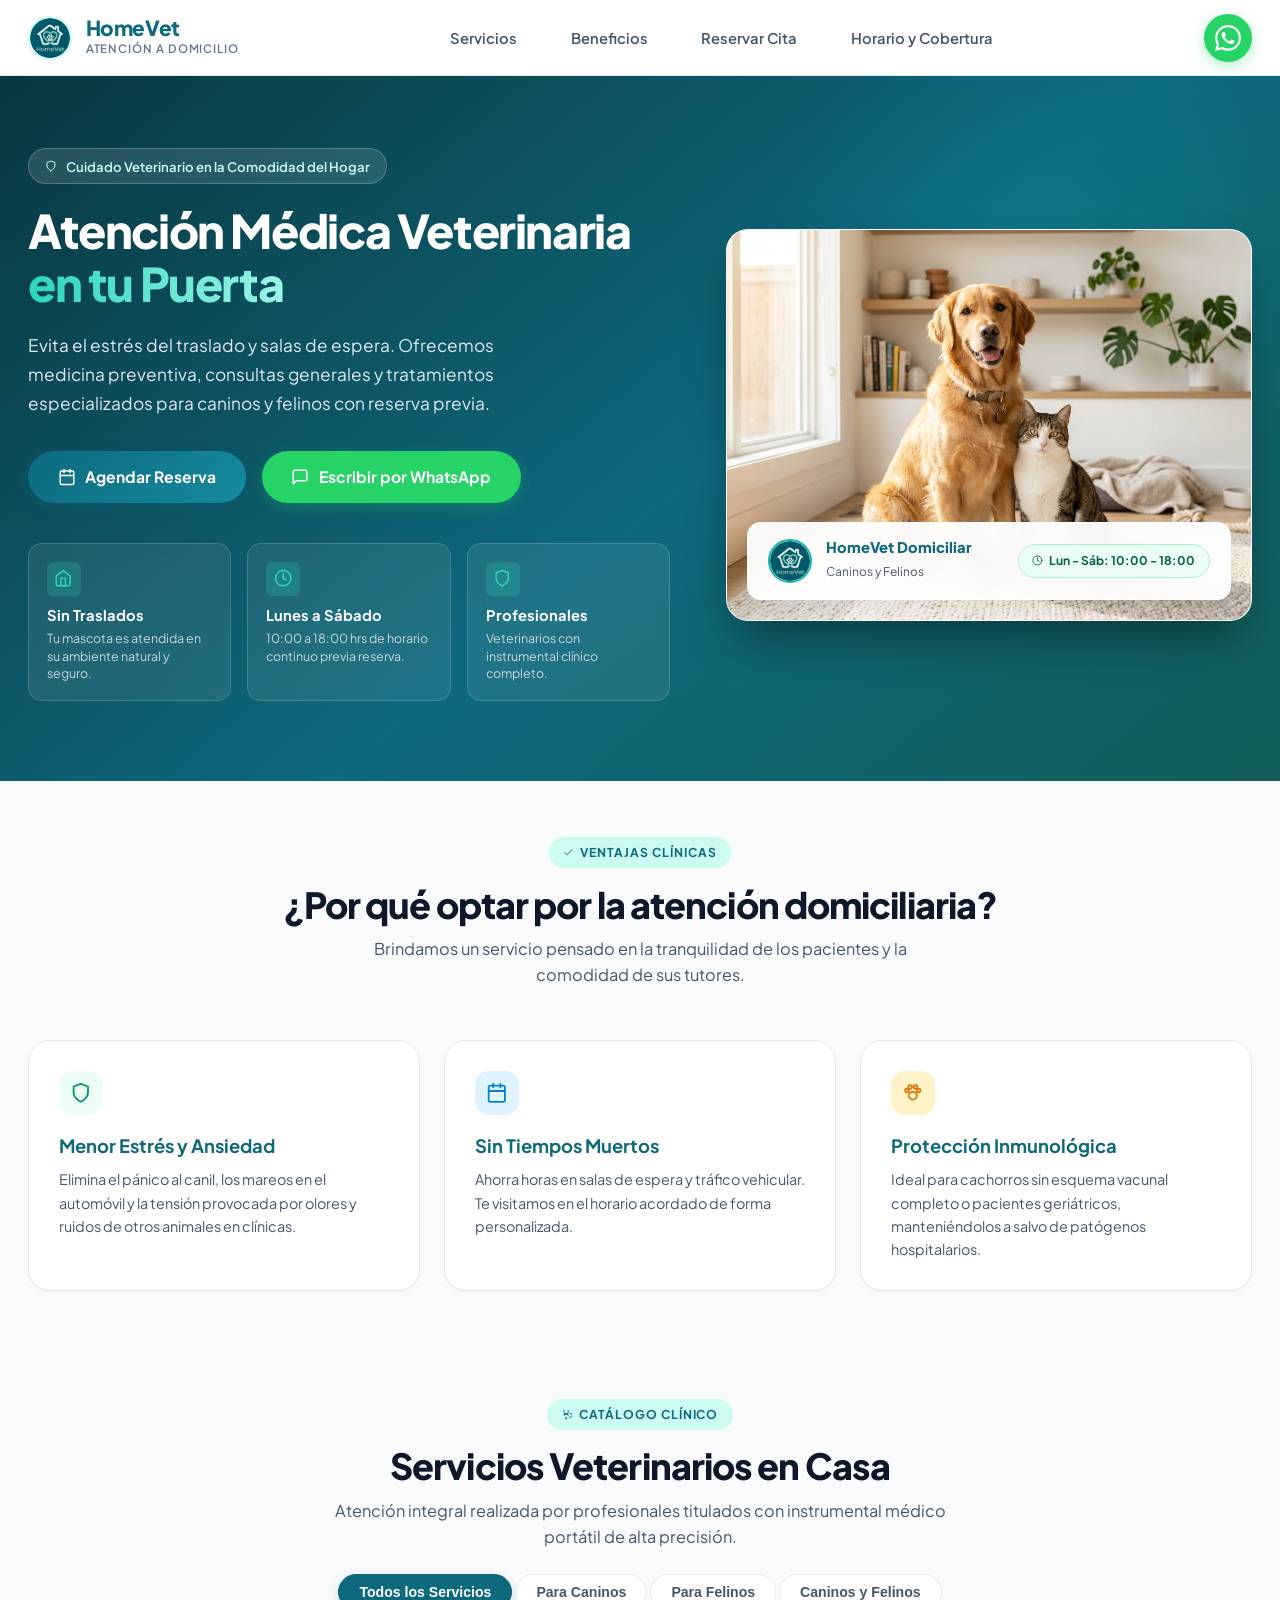
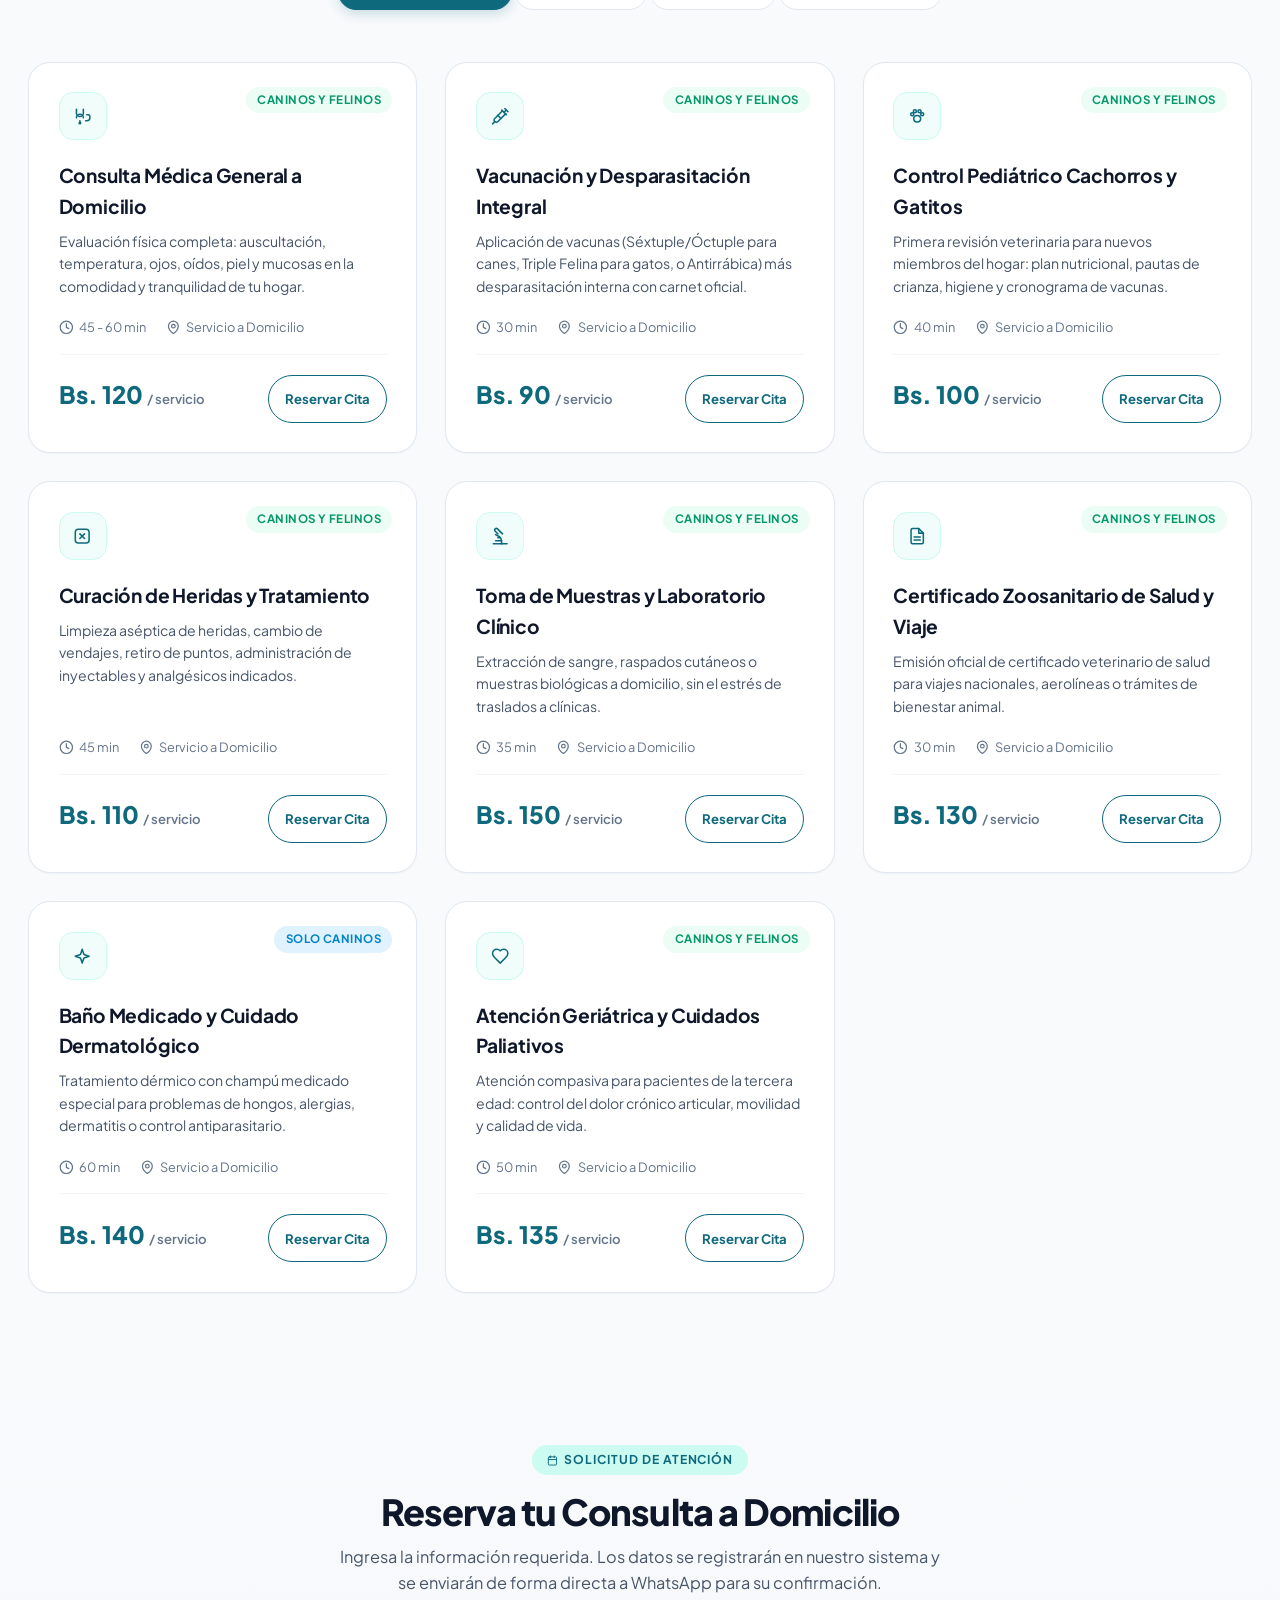
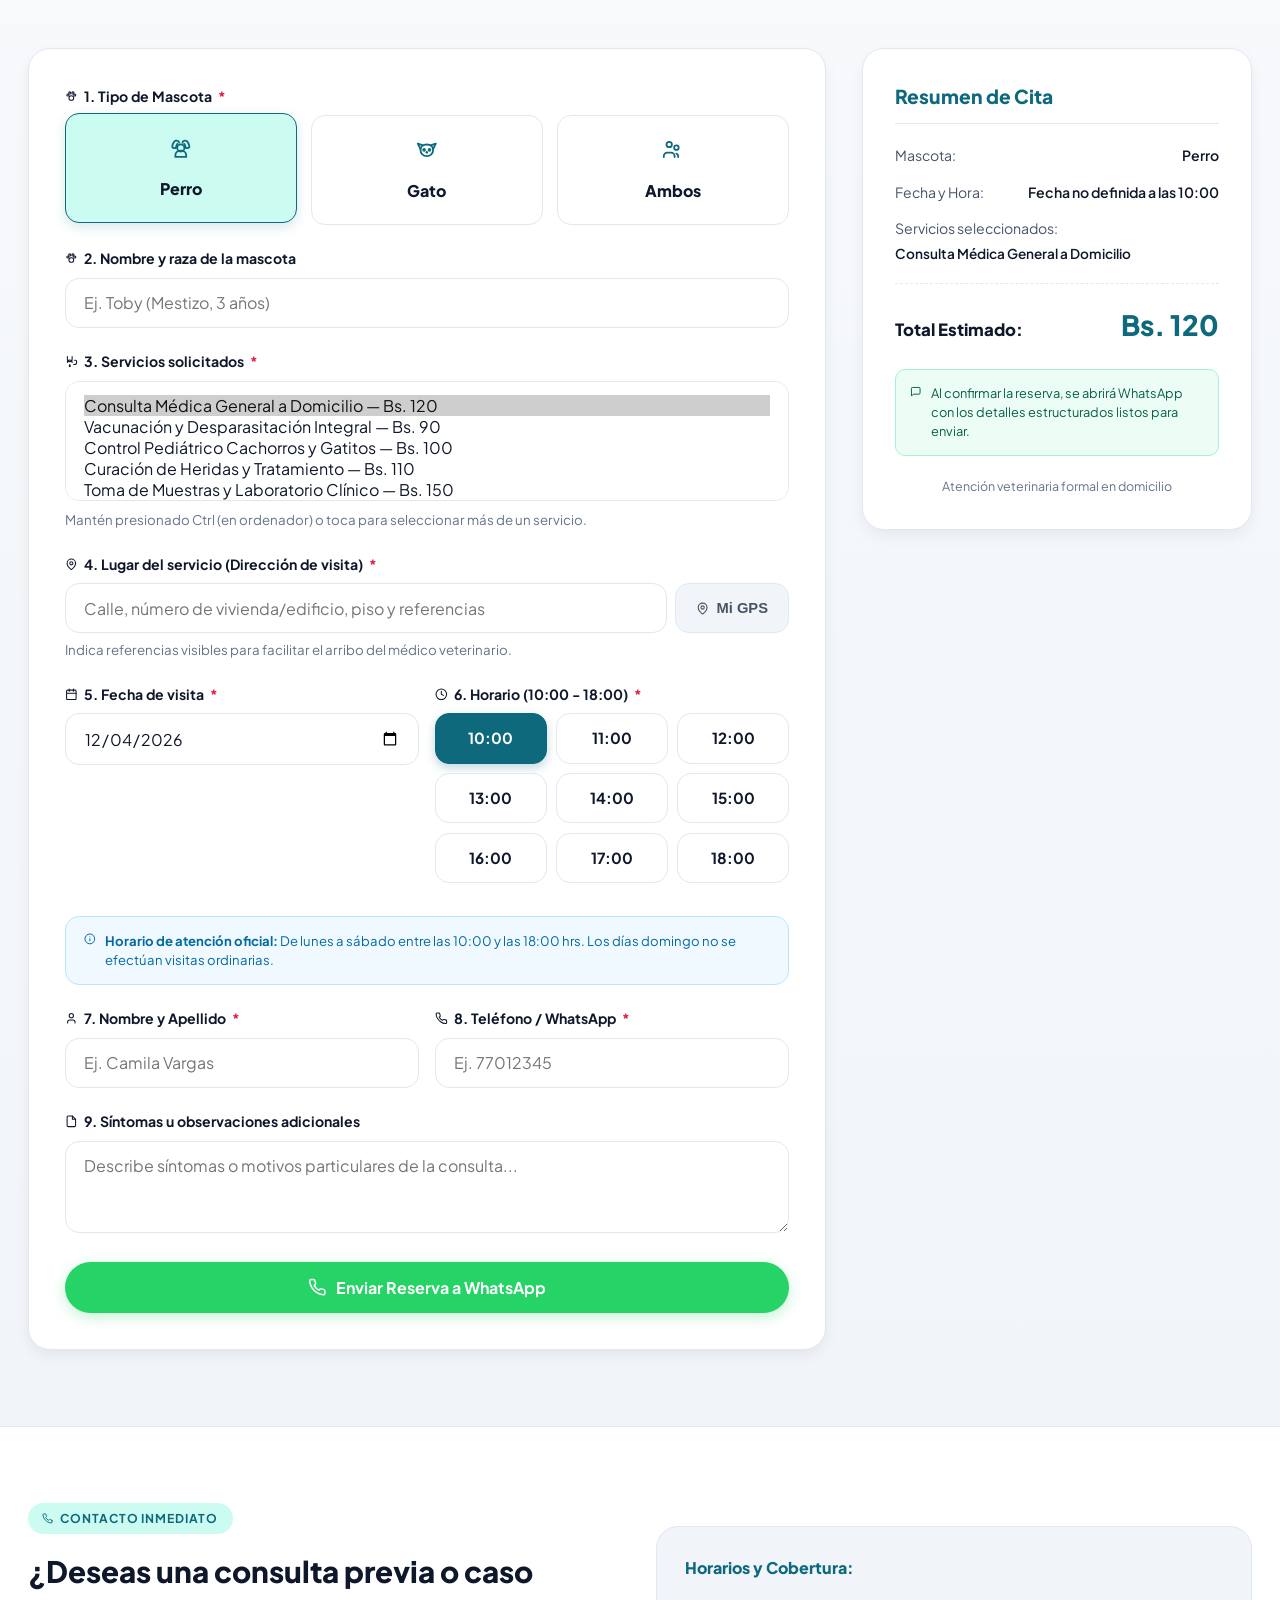
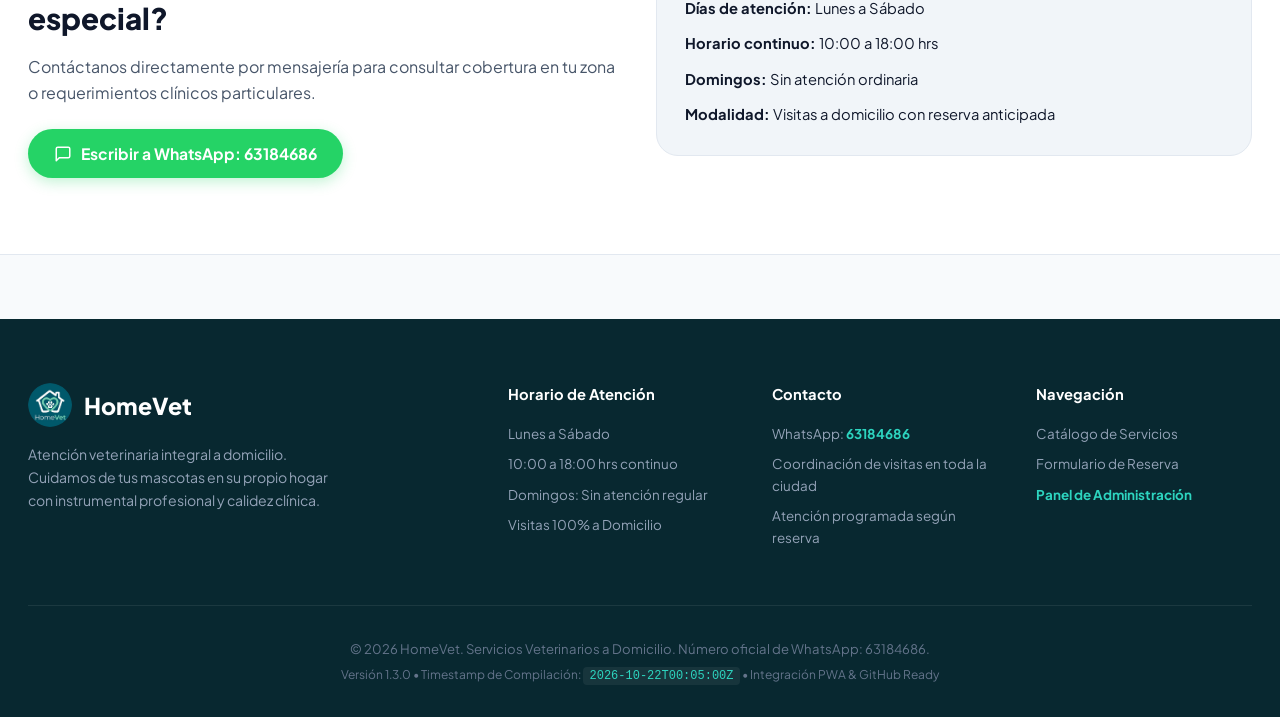
<file: index.html>
<!DOCTYPE html>
<html lang="es">
<head>
  <meta charset="UTF-8">
  <meta name="viewport" content="width=device-width, initial-scale=1.0, maximum-scale=5.0, shrink-to-fit=no">
  <title>HomeVet | Servicios Veterinarios a Domicilio</title>
  <meta name="description" content="Atención médica veterinaria a domicilio previa reserva para caninos y felinos. Horario: Lunes a Sábado de 10:00 a 18:00. Contacto WhatsApp: 63184686.">
  
  <!-- PWA & Mobile Meta Tags -->
  <link rel="manifest" href="manifest.json">
  <meta name="theme-color" content="#0e697d">
  <meta name="mobile-web-app-capable" content="yes">
  <meta name="apple-mobile-web-app-capable" content="yes">
  <meta name="apple-mobile-web-app-status-bar-style" content="black-translucent">
  <meta name="apple-mobile-web-app-title" content="HomeVet">
  <link rel="apple-touch-icon" href="assets/logo.png">

  <!-- Favicon -->
  <link rel="icon" type="image/png" href="assets/logo.png">

  <!-- Google Fonts -->
  <link rel="preconnect" href="https://fonts.googleapis.com">
  <link rel="preconnect" href="https://fonts.gstatic.com" crossorigin>
  <link href="https://fonts.googleapis.com/css2?family=Plus+Jakarta+Sans:wght@400;500;600;700;800&display=swap" rel="stylesheet">

  <!-- Styles -->
  <link rel="stylesheet" href="styles.css">
</head>
<body>

  <!-- NAVBAR -->
  <header class="navbar">
    <div class="nav-container">
      <a href="#" class="brand" onclick="window.location.reload()">
        <img src="assets/logo.png" alt="HomeVet Logo" class="brand-logo">
        <div class="brand-text">
          <h1>HomeVet</h1>
          <span>Atención a Domicilio</span>
        </div>
      </a>

      <ul class="nav-links">
        <li><a href="#servicios" class="nav-link">Servicios</a></li>
        <li><a href="#beneficios" class="nav-link">Beneficios</a></li>
        <li><a href="#reservar" class="nav-link">Reservar Cita</a></li>
        <li><a href="#contacto" class="nav-link">Horario y Cobertura</a></li>
      </ul>

      <div class="nav-actions">
        <!-- Únicamente el logo oficial de WhatsApp en la parte superior sin texto ni número -->
        <a href="https://wa.me/59163184686" target="_blank" class="btn-whatsapp-icon" id="nav-whatsapp-btn" title="Contactar vía WhatsApp" aria-label="Abrir WhatsApp oficial">
          <svg viewBox="0 0 24 24"><path d="M17.472 14.382c-.297-.149-1.758-.867-2.03-.967-.273-.099-.471-.148-.67.15-.197.297-.767.966-.94 1.164-.173.199-.347.223-.644.075-.297-.15-1.255-.463-2.39-1.475-.883-.788-1.48-1.761-1.653-2.059-.173-.297-.018-.458.13-.606.134-.133.298-.347.446-.52.149-.174.198-.298.298-.497.099-.198.05-.371-.025-.52-.075-.149-.669-1.612-.916-2.207-.242-.579-.487-.5-.669-.51-.173-.008-.371-.01-.57-.01-.198 0-.52.074-.792.372-.272.297-1.04 1.016-1.04 2.479 0 1.462 1.065 2.875 1.213 3.074.149.198 2.096 3.2 5.077 4.487.709.306 1.262.489 1.694.625.712.227 1.36.195 1.871.118.571-.085 1.758-.719 2.006-1.413.248-.694.248-1.289.173-1.413-.074-.124-.272-.198-.57-.347m-5.421 7.403h-.004a9.87 9.87 0 01-5.031-1.378l-.361-.214-3.741.982.998-3.648-.235-.374a9.86 9.86 0 01-1.51-5.26c.001-5.45 4.436-9.884 9.888-9.884 2.64 0 5.122 1.03 6.988 2.898a9.825 9.825 0 012.893 6.994c-.003 5.45-4.437 9.884-9.885 9.884m8.413-18.297A11.815 11.815 0 0012.05 0C5.495 0 .16 5.335.157 11.892c0 2.096.547 4.142 1.588 5.945L.057 24l6.305-1.654a11.882 11.882 0 005.683 1.448h.005c6.554 0 11.89-5.335 11.893-11.893a11.821 11.821 0 00-3.48-8.413Z"/></svg>
        </a>
      </div>
    </div>
  </header>

  <!-- VISTA CLIENTE PRINCIPAL -->
  <main id="client-view">
    
    <!-- ======================================================= -->
    <!-- HERO SECTION (FOTOGRAFÍA ESTÉTICA DE PERRO Y GATO)      -->
    <!-- ======================================================= -->
    <section class="hero">
      <div class="hero-container">
        <div class="hero-content">
          <div class="hero-pill">
            <svg class="svg-icon sm" viewBox="0 0 24 24"><path d="M12 22s8-4 8-10V5l-8-3-8 3v7c0 6 8 10 8 10z"/></svg>
            <span>Cuidado Veterinario en la Comodidad del Hogar</span>
          </div>

          <h2 class="hero-title">
            Atención Médica Veterinaria <span>en tu Puerta</span>
          </h2>
          
          <p class="hero-description">
            Evita el estrés del traslado y salas de espera. Ofrecemos medicina preventiva, consultas generales y tratamientos especializados para caninos y felinos con reserva previa.
          </p>

          <div class="hero-buttons">
            <a href="#reservar" class="btn btn-primary" style="padding: 0.85rem 1.85rem;">
              <svg class="svg-icon" viewBox="0 0 24 24"><rect width="18" height="18" x="3" y="4" rx="2" ry="2"/><line x1="16" y1="2" x2="16" y2="6"/><line x1="8" y1="2" x2="8" y2="6"/><line x1="3" y1="10" x2="21" y2="10"/></svg>
              <span>Agendar Reserva</span>
            </a>
            <a href="https://wa.me/59163184686?text=Hola%20HomeVet,%20deseo%20solicitar%20un%20servicio%20a%20domicilio" target="_blank" class="btn btn-whatsapp" style="padding: 0.85rem 1.85rem;">
              <svg class="svg-icon" viewBox="0 0 24 24"><path d="M21 15a2 2 0 0 1-2 2H7l-4 4V5a2 2 0 0 1 2-2h14a2 2 0 0 1 2 2z"/></svg>
              <span>Escribir por WhatsApp</span>
            </a>
          </div>

          <div class="hero-features">
            <div class="feature-box">
              <div class="feature-icon">
                <svg class="svg-icon" viewBox="0 0 24 24"><path d="m3 9 9-7 9 7v11a2 2 0 0 1-2 2H5a2 2 0 0 1-2-2z"/><polyline points="9 22 9 12 15 12 15 22"/></svg>
              </div>
              <h4>Sin Traslados</h4>
              <p>Tu mascota es atendida en su ambiente natural y seguro.</p>
            </div>

            <div class="feature-box">
              <div class="feature-icon">
                <svg class="svg-icon" viewBox="0 0 24 24"><circle cx="12" cy="12" r="10"/><polyline points="12 6 12 12 16 14"/></svg>
              </div>
              <h4>Lunes a Sábado</h4>
              <p>10:00 a 18:00 hrs de horario continuo previa reserva.</p>
            </div>

            <div class="feature-box">
              <div class="feature-icon">
                <svg class="svg-icon" viewBox="0 0 24 24"><path d="M12 22s8-4 8-10V5l-8-3-8 3v7c0 6 8 10 8 10z"/></svg>
              </div>
              <h4>Profesionales</h4>
              <p>Veterinarios con instrumental clínico completo.</p>
            </div>
          </div>
        </div>

        <!-- TARJETA VISUAL CON FOTOGRAFÍA ESTÉTICA DE PERRO Y GATO -->
        <div class="hero-visual-card">
          <img src="assets/hero_pets.jpg" alt="Perro y gato atendidos en casa con HomeVet" class="hero-visual-img">
          
          <div class="hero-badge-overlay">
            <div class="hero-badge-left">
              <img src="assets/logo.png" alt="HomeVet Emblem" class="hero-badge-avatar">
              <div class="hero-badge-info">
                <h4>HomeVet Domiciliar</h4>
                <span>Caninos y Felinos</span>
              </div>
            </div>

            <div class="hero-schedule-pill">
              <svg class="svg-icon sm" viewBox="0 0 24 24"><circle cx="12" cy="12" r="10"/><polyline points="12 6 12 12 16 14"/></svg>
              <span>Lun - Sáb: 10:00 - 18:00</span>
            </div>
          </div>
        </div>
      </div>
    </section>

    <!-- SECCIÓN BENEFICIOS -->
    <section class="section-wrapper" id="beneficios" style="padding-top: 3.5rem; padding-bottom: 2rem;">
      <div class="section-header">
        <span class="section-tag">
          <svg class="svg-icon sm" viewBox="0 0 24 24"><polyline points="20 6 9 17 4 12"/></svg>
          Ventajas Clínicas
        </span>
        <h2 class="section-title">¿Por qué optar por la atención domiciliaria?</h2>
        <p class="section-subtitle">
          Brindamos un servicio pensado en la tranquilidad de los pacientes y la comodidad de sus tutores.
        </p>
      </div>

      <div class="benefits-grid" style="display: grid; grid-template-columns: repeat(auto-fit, minmax(280px, 1fr)); gap: 1.5rem;">
        <div style="background: white; padding: 1.85rem; border-radius: var(--radius-lg); border: 1px solid var(--border-color); box-shadow: var(--shadow-xs);">
          <div style="width: 44px; height: 44px; border-radius: var(--radius-md); background: #ecfdf5; color: #059669; display: flex; align-items: center; justify-content: center; margin-bottom: 1rem;">
            <svg class="svg-icon md" viewBox="0 0 24 24"><path d="M12 22s8-4 8-10V5l-8-3-8 3v7c0 6 8 10 8 10z"/></svg>
          </div>
          <h3 style="font-size: 1.15rem; font-weight: 700; margin-bottom: 0.5rem; color: var(--primary);">Menor Estrés y Ansiedad</h3>
          <p style="font-size: 0.9rem; color: var(--text-secondary); line-height: 1.6;">
            Elimina el pánico al canil, los mareos en el automóvil y la tensión provocada por olores y ruidos de otros animales en clínicas.
          </p>
        </div>

        <div style="background: white; padding: 1.85rem; border-radius: var(--radius-lg); border: 1px solid var(--border-color); box-shadow: var(--shadow-xs);">
          <div style="width: 44px; height: 44px; border-radius: var(--radius-md); background: #e0f2fe; color: #0284c7; display: flex; align-items: center; justify-content: center; margin-bottom: 1rem;">
            <svg class="svg-icon md" viewBox="0 0 24 24"><rect width="18" height="18" x="3" y="4" rx="2" ry="2"/><line x1="16" y1="2" x2="16" y2="6"/><line x1="8" y1="2" x2="8" y2="6"/><line x1="3" y1="10" x2="21" y2="10"/></svg>
          </div>
          <h3 style="font-size: 1.15rem; font-weight: 700; margin-bottom: 0.5rem; color: var(--primary);">Sin Tiempos Muertos</h3>
          <p style="font-size: 0.9rem; color: var(--text-secondary); line-height: 1.6;">
            Ahorra horas en salas de espera y tráfico vehicular. Te visitamos en el horario acordado de forma personalizada.
          </p>
        </div>

        <div style="background: white; padding: 1.85rem; border-radius: var(--radius-lg); border: 1px solid var(--border-color); box-shadow: var(--shadow-xs);">
          <div style="width: 44px; height: 44px; border-radius: var(--radius-md); background: #fef3c7; color: #d97706; display: flex; align-items: center; justify-content: center; margin-bottom: 1rem;">
            <svg class="svg-icon md" viewBox="0 0 24 24"><path d="M12 11c-2.5 0-4.5 1.8-4.5 4 0 2.5 2 4.5 4.5 4.5s4.5-2 4.5-4.5c0-2.2-2-4-4.5-4z"/><circle cx="5.5" cy="9.5" r="2"/><circle cx="9" cy="5.5" r="2"/><circle cx="15" cy="5.5" r="2"/><circle cx="18.5" cy="9.5" r="2"/></svg>
          </div>
          <h3 style="font-size: 1.15rem; font-weight: 700; margin-bottom: 0.5rem; color: var(--primary);">Protección Inmunológica</h3>
          <p style="font-size: 0.9rem; color: var(--text-secondary); line-height: 1.6;">
            Ideal para cachorros sin esquema vacunal completo o pacientes geriátricos, manteniéndolos a salvo de patógenos hospitalarios.
          </p>
        </div>
      </div>
    </section>

    <!-- SECCIÓN DE SERVICIOS -->
    <section class="section-wrapper" id="servicios">
      <div class="section-header">
        <span class="section-tag">
          <svg class="svg-icon sm" viewBox="0 0 24 24"><path d="M4.5 3v5a4.5 4.5 0 0 0 9 0V3"/><path d="M13.5 14a4.5 4.5 0 0 0-9 0"/><path d="M9 18v3"/><circle cx="9" cy="21" r="1"/><path d="M18 10h2a2 2 0 0 1 2 2v2a4 4 0 0 1-4 4h-1.5"/></svg>
          Catálogo Clínico
        </span>
        <h2 class="section-title">Servicios Veterinarios en Casa</h2>
        <p class="section-subtitle">
          Atención integral realizada por profesionales titulados con instrumental médico portátil de alta precisión.
        </p>

        <!-- Filtros por tipo de mascota -->
        <div class="filter-pills" style="margin-top: 1.5rem;">
          <button class="filter-btn active" onclick="filterServicesByPet('todos', this)">Todos los Servicios</button>
          <button class="filter-btn" onclick="filterServicesByPet('perro', this)">Para Caninos</button>
          <button class="filter-btn" onclick="filterServicesByPet('gato', this)">Para Felinos</button>
          <button class="filter-btn" onclick="filterServicesByPet('ambos', this)">Caninos y Felinos</button>
        </div>
      </div>

      <!-- Grid dinámico de servicios (cargado desde db.js) -->
      <div class="services-grid" id="services-grid">
        <!-- Renderizado dinámicamente con JavaScript desde app.js -->
      </div>
    </section>

    <!-- SECCIÓN DE RESERVA ONLINE -->
    <section class="booking-section section-wrapper" id="reservar">
      <div class="section-header">
        <span class="section-tag">
          <svg class="svg-icon sm" viewBox="0 0 24 24"><rect width="18" height="18" x="3" y="4" rx="2" ry="2"/><line x1="16" y1="2" x2="16" y2="6"/><line x1="8" y1="2" x2="8" y2="6"/><line x1="3" y1="10" x2="21" y2="10"/></svg>
          Solicitud de Atención
        </span>
        <h2 class="section-title">Reserva tu Consulta a Domicilio</h2>
        <p class="section-subtitle">
          Ingresa la información requerida. Los datos se registrarán en nuestro sistema y se enviarán de forma directa a WhatsApp para su confirmación.
        </p>
      </div>

      <div class="booking-container">
        <!-- FORMULARIO DE RESERVA -->
        <div class="booking-form-card">
          <form id="booking-form" onsubmit="handleBookingSubmit(event)">
            
            <!-- PASO 1: TIPO DE MASCOTA -->
            <div class="form-group">
              <label class="form-label">
                <svg class="svg-icon sm" viewBox="0 0 24 24"><path d="M12 11c-2.5 0-4.5 1.8-4.5 4 0 2.5 2 4.5 4.5 4.5s4.5-2 4.5-4.5c0-2.2-2-4-4.5-4z"/><circle cx="5.5" cy="9.5" r="2"/><circle cx="9" cy="5.5" r="2"/><circle cx="15" cy="5.5" r="2"/><circle cx="18.5" cy="9.5" r="2"/></svg>
                <span>1. Tipo de Mascota</span> <span class="req">*</span>
              </label>
              <div class="pet-type-selector">
                <div class="pet-radio-card active" data-pet="Perro" onclick="selectPetType('Perro')">
                  <div class="pet-icon-svg">
                    <svg class="svg-icon md" viewBox="0 0 24 24"><path d="M10 5.172C10 3.782 8.423 2.679 6.5 3c-2.823.47-4.113 6.006-4 7 .08.703 1.725 1.722 3.996 1 .076-.513.59-3 1.504-4.5"/><path d="M14 5.172C14 3.782 15.577 2.679 17.5 3c2.823.47 4.113 6.006 4 7-.08.703-1.725 1.722-3.996 1-.076-.513-.59-3-1.504-4.5"/><path d="M12 14c-3.5 0-6 2-6 5v2h12v-2c0-3-2.5-5-6-5z"/><circle cx="12" cy="11" r="4"/></svg>
                  </div>
                  <div class="pet-name">Perro</div>
                </div>

                <div class="pet-radio-card" data-pet="Gato" onclick="selectPetType('Gato')">
                  <div class="pet-icon-svg">
                    <svg class="svg-icon md" viewBox="0 0 24 24"><path d="M12 5c-4 0-7 2.5-7 6 0 4 3 7 7 7s7-3 7-7c0-3.5-3-6-7-6Z"/><path d="m5 10-3-6 6 2"/><path d="m19 10 3-6-6 2"/><circle cx="9" cy="11" r="1"/><circle cx="15" cy="11" r="1"/><path d="m12 13-.5 1h1z"/></svg>
                  </div>
                  <div class="pet-name">Gato</div>
                </div>

                <div class="pet-radio-card" data-pet="Ambos" onclick="selectPetType('Ambos')">
                  <div class="pet-icon-svg">
                    <svg class="svg-icon md" viewBox="0 0 24 24"><path d="M8 8a3 3 0 1 0 0-6 3 3 0 0 0 0 6Z"/><path d="M16 11a2.5 2.5 0 1 0 0-5 2.5 2.5 0 0 0 0 5Z"/><path d="M2 19v-1a4 4 0 0 1 4-4h4a4 4 0 0 1 4 4v1"/><path d="M18 19v-1a3 3 0 0 0-2-2.82"/></svg>
                  </div>
                  <div class="pet-name">Ambos</div>
                </div>
              </div>
            </div>

            <!-- PASO 2: NOMBRE / DATOS DE LA MASCOTA -->
            <div class="form-group">
              <label class="form-label" for="booking-pet-name">
                <svg class="svg-icon sm" viewBox="0 0 24 24"><path d="M12 11c-2.5 0-4.5 1.8-4.5 4 0 2.5 2 4.5 4.5 4.5s4.5-2 4.5-4.5c0-2.2-2-4-4.5-4z"/><circle cx="5.5" cy="9.5" r="2"/><circle cx="9" cy="5.5" r="2"/><circle cx="15" cy="5.5" r="2"/><circle cx="18.5" cy="9.5" r="2"/></svg>
                <span>2. Nombre y raza de la mascota</span>
              </label>
              <input type="text" id="booking-pet-name" class="form-control" placeholder="Ej. Toby (Mestizo, 3 años)">
            </div>

            <!-- PASO 3: SERVICIOS REQUERIDOS -->
            <div class="form-group">
              <label class="form-label" for="booking-services">
                <svg class="svg-icon sm" viewBox="0 0 24 24"><path d="M4.5 3v5a4.5 4.5 0 0 0 9 0V3"/><path d="M13.5 14a4.5 4.5 0 0 0-9 0"/><path d="M9 18v3"/><circle cx="9" cy="21" r="1"/><path d="M18 10h2a2 2 0 0 1 2 2v2a4 4 0 0 1-4 4h-1.5"/></svg>
                <span>3. Servicios solicitados</span> <span class="req">*</span>
              </label>
              <select id="booking-services" class="form-control" multiple size="4" required style="height: auto; min-height: 120px;">
                <!-- Opciones cargadas dinámicamente -->
              </select>
              <small style="color: var(--text-muted); display: block; margin-top: 0.35rem;">
                Mantén presionado Ctrl (en ordenador) o toca para seleccionar más de un servicio.
              </small>
            </div>

            <!-- PASO 4: LUGAR / DIRECCIÓN EXACTA -->
            <div class="form-group">
              <label class="form-label" for="booking-location">
                <svg class="svg-icon sm" viewBox="0 0 24 24"><path d="M20 10c0 6-8 12-8 12s-8-6-8-12a8 8 0 0 1 16 0Z"/><circle cx="12" cy="10" r="3"/></svg>
                <span>4. Lugar del servicio (Dirección de visita)</span> <span class="req">*</span>
              </label>
              <div class="location-input-group">
                <input type="text" id="booking-location" class="form-control" placeholder="Calle, número de vivienda/edificio, piso y referencias" required>
                <button type="button" class="btn-gps" onclick="getCurrentLocation()" title="Usar ubicación actual GPS">
                  <svg class="svg-icon sm" viewBox="0 0 24 24"><path d="M20 10c0 6-8 12-8 12s-8-6-8-12a8 8 0 0 1 16 0Z"/><circle cx="12" cy="10" r="3"/></svg>
                  <span>Mi GPS</span>
                </button>
              </div>
              <small style="color: var(--text-muted); display: block; margin-top: 0.35rem;">
                Indica referencias visibles para facilitar el arribo del médico veterinario.
              </small>
            </div>

            <!-- PASO 5: FECHA Y HORA (LUNES A SÁBADO 10:00 - 18:00) -->
            <div style="display: grid; grid-template-columns: 1fr 1fr; gap: 1rem;">
              <div class="form-group">
                <label class="form-label" for="booking-date">
                  <svg class="svg-icon sm" viewBox="0 0 24 24"><rect width="18" height="18" x="3" y="4" rx="2" ry="2"/><line x1="16" y1="2" x2="16" y2="6"/><line x1="8" y1="2" x2="8" y2="6"/><line x1="3" y1="10" x2="21" y2="10"/></svg>
                  <span>5. Fecha de visita</span> <span class="req">*</span>
                </label>
                <input type="date" id="booking-date" class="form-control" required>
              </div>

              <div class="form-group">
                <label class="form-label">
                  <svg class="svg-icon sm" viewBox="0 0 24 24"><circle cx="12" cy="12" r="10"/><polyline points="12 6 12 12 16 14"/></svg>
                  <span>6. Horario (10:00 - 18:00)</span> <span class="req">*</span>
                </label>
                <div class="time-slots-grid" id="time-slots-container">
                  <!-- Slots dinámicos -->
                </div>
              </div>
            </div>

            <div class="schedule-notice-box">
              <svg class="svg-icon sm" style="margin-top:2px;" viewBox="0 0 24 24"><circle cx="12" cy="12" r="10"/><line x1="12" y1="16" x2="12" y2="12"/><line x1="12" y1="8" x2="12.01" y2="8"/></svg>
              <span><strong>Horario de atención oficial:</strong> De lunes a sábado entre las 10:00 y las 18:00 hrs. Los días domingo no se efectúan visitas ordinarias.</span>
            </div>

            <!-- PASO 6: DATOS DEL CLIENTE -->
            <div style="display: grid; grid-template-columns: 1fr 1fr; gap: 1rem; margin-top: 1.4rem;">
              <div class="form-group">
                <label class="form-label" for="booking-name">
                  <svg class="svg-icon sm" viewBox="0 0 24 24"><path d="M19 21v-2a4 4 0 0 0-4-4H9a4 4 0 0 0-4 4v2"/><circle cx="12" cy="7" r="4"/></svg>
                  <span>7. Nombre y Apellido</span> <span class="req">*</span>
                </label>
                <input type="text" id="booking-name" class="form-control" placeholder="Ej. Camila Vargas" required>
              </div>

              <div class="form-group">
                <label class="form-label" for="booking-phone">
                  <svg class="svg-icon sm" viewBox="0 0 24 24"><path d="M22 16.92v3a2 2 0 0 1-2.18 2 19.79 19.79 0 0 1-8.63-3.07 19.5 19.5 0 0 1-6-6 19.79 19.79 0 0 1-3.07-8.67A2 2 0 0 1 4.11 2h3a2 2 0 0 1 2 1.72 12.84 12.84 0 0 0 .7 2.81 2 2 0 0 1-.45 2.11L8.09 9.91a16 16 0 0 0 6 6l1.27-1.27a2 2 0 0 1 2.11-.45 12.84 12.84 0 0 0 2.81.7A2 2 0 0 1 22 16.92z"/></svg>
                  <span>8. Teléfono / WhatsApp</span> <span class="req">*</span>
                </label>
                <input type="tel" id="booking-phone" class="form-control" placeholder="Ej. 77012345" required>
              </div>
            </div>

            <!-- PASO 7: OBSERVACIONES -->
            <div class="form-group">
              <label class="form-label" for="booking-notes">
                <svg class="svg-icon sm" viewBox="0 0 24 24"><path d="M14 2H6a2 2 0 0 0-2 2v16a2 2 0 0 0 2 2h12a2 2 0 0 0 2-2V8z"/><polyline points="14 2 14 8 20 8"/></svg>
                <span>9. Síntomas u observaciones adicionales</span>
              </label>
              <textarea id="booking-notes" class="form-control" rows="3" placeholder="Describe síntomas o motivos particulares de la consulta..."></textarea>
            </div>

            <!-- Botón de envío sin número de teléfono visible -->
            <button type="submit" class="btn btn-whatsapp" style="width: 100%; padding: 0.95rem; font-size: 1rem;">
              <svg class="svg-icon" viewBox="0 0 24 24"><path d="M22 16.92v3a2 2 0 0 1-2.18 2 19.79 19.79 0 0 1-8.63-3.07 19.5 19.5 0 0 1-6-6 19.79 19.79 0 0 1-3.07-8.67A2 2 0 0 1 4.11 2h3a2 2 0 0 1 2 1.72 12.84 12.84 0 0 0 .7 2.81 2 2 0 0 1-.45 2.11L8.09 9.91a16 16 0 0 0 6 6l1.27-1.27a2 2 0 0 1 2.11-.45 12.84 12.84 0 0 0 2.81.7A2 2 0 0 1 22 16.92z"/></svg>
              <span>Enviar Reserva a WhatsApp</span>
            </button>
          </form>
        </div>

        <!-- RESUMEN LATERAL DE RESERVA -->
        <div class="booking-summary-card">
          <h3 style="font-size: 1.2rem; font-weight: 800; color: var(--primary); margin-bottom: 1.25rem; border-bottom: 1px solid var(--border-color); padding-bottom: 0.75rem;">
            Resumen de Cita
          </h3>

          <div class="summary-item">
            <span class="label">Mascota:</span>
            <span class="value" id="summary-pet-type">Perro</span>
          </div>

          <div class="summary-item">
            <span class="label">Fecha y Hora:</span>
            <span class="value" id="summary-date-time">Hoy a las 10:00</span>
          </div>

          <div class="summary-item" style="flex-direction: column; align-items: flex-start; gap: 0.25rem;">
            <span class="label">Servicios seleccionados:</span>
            <div class="value" id="summary-services-list" style="text-align: left; font-size: 0.85rem; color: var(--text-primary);">
              Cargando...
            </div>
          </div>

          <div class="summary-total">
            <span class="total-label">Total Estimado:</span>
            <span class="total-amount" id="summary-total-price">Bs. 0</span>
          </div>

          <div class="whatsapp-notice">
            <svg class="svg-icon sm" style="margin-top:2px;" viewBox="0 0 24 24"><path d="M21 15a2 2 0 0 1-2 2H7l-4 4V5a2 2 0 0 1 2-2h14a2 2 0 0 1 2 2z"/></svg>
            <div>
              Al confirmar la reserva, se abrirá WhatsApp con los detalles estructurados listos para enviar.
            </div>
          </div>

          <div style="font-size: 0.78rem; color: var(--text-muted); text-align: center;">
            Atención veterinaria formal en domicilio
          </div>
        </div>
      </div>
    </section>

    <!-- HORARIO Y CONTACTO (NÚMERO VISIBLE EN LA PARTE INFERIOR) -->
    <section class="section-wrapper" id="contacto" style="background: white; border-top: 1px solid var(--border-color); border-bottom: 1px solid var(--border-color);">
      <div style="display: grid; grid-template-columns: repeat(auto-fit, minmax(300px, 1fr)); gap: 2rem; align-items: center;">
        <div>
          <span class="section-tag">
            <svg class="svg-icon sm" viewBox="0 0 24 24"><path d="M22 16.92v3a2 2 0 0 1-2.18 2 19.79 19.79 0 0 1-8.63-3.07 19.5 19.5 0 0 1-6-6 19.79 19.79 0 0 1-3.07-8.67A2 2 0 0 1 4.11 2h3a2 2 0 0 1 2 1.72 12.84 12.84 0 0 0 .7 2.81 2 2 0 0 1-.45 2.11L8.09 9.91a16 16 0 0 0 6 6l1.27-1.27a2 2 0 0 1 2.11-.45 12.84 12.84 0 0 0 2.81.7A2 2 0 0 1 22 16.92z"/></svg>
            Contacto Inmediato
          </span>
          <h2 style="font-size: 1.85rem; font-weight: 800; margin-bottom: 0.75rem;">¿Deseas una consulta previa o caso especial?</h2>
          <p style="color: var(--text-secondary); margin-bottom: 1.5rem; line-height: 1.6;">
            Contáctanos directamente por mensajería para consultar cobertura en tu zona o requerimientos clínicos particulares.
          </p>
          <a href="https://wa.me/59163184686?text=Hola%20HomeVet,%20tengo%20una%20consulta%20veterinaria" target="_blank" class="btn btn-whatsapp">
            <svg class="svg-icon" viewBox="0 0 24 24"><path d="M21 15a2 2 0 0 1-2 2H7l-4 4V5a2 2 0 0 1 2-2h14a2 2 0 0 1 2 2z"/></svg>
            <span>Escribir a WhatsApp: 63184686</span>
          </a>
        </div>

        <div style="background: var(--bg-subtle); padding: 1.75rem; border-radius: var(--radius-lg); border: 1px solid var(--border-color);">
          <h4 style="font-weight: 800; margin-bottom: 1rem; color: var(--primary);">Horarios y Cobertura:</h4>
          <ul style="list-style: none; display: flex; flex-direction: column; gap: 0.75rem; font-size: 0.92rem;">
            <li><strong>Días de atención:</strong> Lunes a Sábado</li>
            <li><strong>Horario continuo:</strong> 10:00 a 18:00 hrs</li>
            <li><strong>Domingos:</strong> Sin atención ordinaria</li>
            <li><strong>Modalidad:</strong> Visitas a domicilio con reserva anticipada</li>
          </ul>
        </div>
      </div>
    </section>

  </main>

  <!-- MODAL: CONFIRMACIÓN DE RESERVA -->
  <div class="modal-overlay" id="confirmation-modal">
    <div class="modal-card">
      <div class="modal-header">
        <h4 class="modal-title">
          <svg class="svg-icon" viewBox="0 0 24 24"><polyline points="20 6 9 17 4 12"/></svg>
          <span>Reserva Registrada en Base de Datos</span>
        </h4>
        <button class="modal-close" onclick="closeModal('confirmation-modal')">&times;</button>
      </div>
      <div class="modal-body" id="modal-booking-details">
        <!-- Contenido generado dinámicamente -->
      </div>
      <div class="modal-footer">
        <button class="btn btn-secondary" onclick="closeModal('confirmation-modal')">Cerrar</button>
        <button class="btn btn-whatsapp" id="modal-whatsapp-btn">
          <svg class="svg-icon" viewBox="0 0 24 24"><path d="M22 16.92v3a2 2 0 0 1-2.18 2 19.79 19.79 0 0 1-8.63-3.07 19.5 19.5 0 0 1-6-6 19.79 19.79 0 0 1-3.07-8.67A2 2 0 0 1 4.11 2h3a2 2 0 0 1 2 1.72 12.84 12.84 0 0 0 .7 2.81 2 2 0 0 1-.45 2.11L8.09 9.91a16 16 0 0 0 6 6l1.27-1.27a2 2 0 0 1 2.11-.45 12.84 12.84 0 0 0 2.81.7A2 2 0 0 1 22 16.92z"/></svg>
          <span>Continuar a WhatsApp</span>
        </button>
      </div>
    </div>
  </div>

  <!-- FOOTER -->
  <footer class="footer">
    <div class="footer-container">
      <div class="footer-brand">
        <div style="display: flex; align-items: center; gap: 0.75rem; margin-bottom: 1rem;">
          <img src="assets/logo.png" alt="HomeVet" style="width: 44px; height: 44px; border-radius: 50%;">
          <h3 style="margin-bottom: 0;">HomeVet</h3>
        </div>
        <p style="font-size: 0.88rem; line-height: 1.6; max-width: 320px;">
          Atención veterinaria integral a domicilio. Cuidamos de tus mascotas en su propio hogar con instrumental profesional y calidez clínica.
        </p>
      </div>

      <div class="footer-col">
        <h4>Horario de Atención</h4>
        <ul>
          <li>Lunes a Sábado</li>
          <li>10:00 a 18:00 hrs continuo</li>
          <li>Domingos: Sin atención regular</li>
          <li>Visitas 100% a Domicilio</li>
        </ul>
      </div>

      <div class="footer-col">
        <h4>Contacto</h4>
        <ul>
          <li>WhatsApp: <a href="https://wa.me/59163184686" style="color: var(--accent-mint); text-decoration: none; font-weight: 700;">63184686</a></li>
          <li>Coordinación de visitas en toda la ciudad</li>
          <li>Atención programada según reserva</li>
        </ul>
      </div>

      <div class="footer-col">
        <h4>Navegación</h4>
        <ul>
          <li><a href="#servicios" style="color: inherit; text-decoration: none;">Catálogo de Servicios</a></li>
          <li><a href="#reservar" style="color: inherit; text-decoration: none;">Formulario de Reserva</a></li>
          <li><a href="admin.html" style="color: var(--accent-mint); text-decoration: none; font-weight: 700;">Panel de Administración</a></li>
        </ul>
      </div>
    </div>

    <div class="footer-bottom">
      <div>&copy; 2026 HomeVet. Servicios Veterinarios a Domicilio. Número oficial de WhatsApp: 63184686.</div>
      <div style="font-size: 0.75rem; color: #64748b; margin-top: 6px;">
        Versión 1.3.0 • Timestamp de Compilación: <code style="color: var(--accent-mint); background: rgba(255,255,255,0.06); padding: 2px 6px; border-radius: 4px;">2026-10-22T00:05:00Z</code> • Integración PWA & GitHub Ready
      </div>
    </div>
  </footer>

  <!-- BANNER DE INSTALACIÓN PWA EN CELULARES -->
  <div id="pwa-install-banner" class="pwa-install-banner" style="display: none;">
    <div style="display: flex; align-items: center; gap: 0.85rem;">
      <img src="assets/logo.png" alt="HomeVet App" style="width: 40px; height: 40px; border-radius: 50%;">
      <div>
        <strong style="font-size: 0.9rem; display: block; color: var(--primary);">Instalar HomeVet en Celular</strong>
        <span style="font-size: 0.76rem; color: var(--text-secondary);">Acceso rápido y reservas sin abrir navegador</span>
      </div>
    </div>
    <div style="display: flex; gap: 0.5rem; align-items: center;">
      <button class="btn btn-primary" id="btn-install-pwa" style="padding: 0.4rem 0.85rem; font-size: 0.8rem;">Instalar</button>
      <button class="btn btn-secondary" onclick="dismissPwaBanner()" style="padding: 0.4rem 0.6rem; font-size: 0.8rem;" title="Cerrar">✕</button>
    </div>
  </div>

  <!-- BOTÓN FLOTANTE WHATSAPP PARA DISPOSITIVOS MÓVILES -->
  <a href="https://wa.me/59163184686" target="_blank" class="mobile-whatsapp-fab" title="Escribir por WhatsApp" aria-label="Abrir WhatsApp oficial">
    <svg viewBox="0 0 24 24"><path d="M17.472 14.382c-.297-.149-1.758-.867-2.03-.967-.273-.099-.471-.148-.67.15-.197.297-.767.966-.94 1.164-.173.199-.347.223-.644.075-.297-.15-1.255-.463-2.39-1.475-.883-.788-1.48-1.761-1.653-2.059-.173-.297-.018-.458.13-.606.134-.133.298-.347.446-.52.149-.174.198-.298.298-.497.099-.198.05-.371-.025-.52-.075-.149-.669-1.612-.916-2.207-.242-.579-.487-.5-.669-.51-.173-.008-.371-.01-.57-.01-.198 0-.52.074-.792.372-.272.297-1.04 1.016-1.04 2.479 0 1.462 1.065 2.875 1.213 3.074.149.198 2.096 3.2 5.077 4.487.709.306 1.262.489 1.694.625.712.227 1.36.195 1.871.118.571-.085 1.758-.719 2.006-1.413.248-.694.248-1.289.173-1.413-.074-.124-.272-.198-.57-.347m-5.421 7.403h-.004a9.87 9.87 0 01-5.031-1.378l-.361-.214-3.741.982.998-3.648-.235-.374a9.86 9.86 0 01-1.51-5.26c.001-5.45 4.436-9.884 9.888-9.884 2.64 0 5.122 1.03 6.988 2.898a9.825 9.825 0 012.893 6.994c-.003 5.45-4.437 9.884-9.885 9.884m8.413-18.297A11.815 11.815 0 0012.05 0C5.495 0 .16 5.335.157 11.892c0 2.096.547 4.142 1.588 5.945L.057 24l6.305-1.654a11.882 11.882 0 005.683 1.448h.005c6.554 0 11.89-5.335 11.893-11.893a11.821 11.821 0 00-3.48-8.413Z"/></svg>
  </a>

  <!-- Base de Datos e Interacción Cliente -->
  <script src="db.js"></script>
  <script src="app.js"></script>

  <!-- REGISTRO DEL SERVICE WORKER (PWA) -->
  <script>
    if ('serviceWorker' in navigator) {
      window.addEventListener('load', () => {
        navigator.serviceWorker.register('./sw.js')
          .then((registration) => {
            console.log('HomeVet PWA Service Worker registrado con éxito en el scope:', registration.scope);
          })
          .catch((error) => {
            console.warn('Fallo en registro de Service Worker PWA:', error);
          });
      });
    }

    // Manejo de la instalación PWA en móviles y navegadores
    let deferredPrompt = null;
    window.addEventListener('beforeinstallprompt', (e) => {
      e.preventDefault();
      deferredPrompt = e;
      const banner = document.getElementById('pwa-install-banner');
      if (banner && !sessionStorage.getItem('homevet_pwa_dismissed')) {
        banner.style.display = 'flex';
      }
    });

    const installBtn = document.getElementById('btn-install-pwa');
    if (installBtn) {
      installBtn.addEventListener('click', async () => {
        if (!deferredPrompt) return;
        deferredPrompt.prompt();
        const { outcome } = await deferredPrompt.userChoice;
        console.log('Resultado de instalación PWA:', outcome);
        deferredPrompt = null;
        dismissPwaBanner();
      });
    }

    window.dismissPwaBanner = function() {
      const banner = document.getElementById('pwa-install-banner');
      if (banner) banner.style.display = 'none';
      sessionStorage.setItem('homevet_pwa_dismissed', 'true');
    };
  </script>
</body>
</html>
</file>
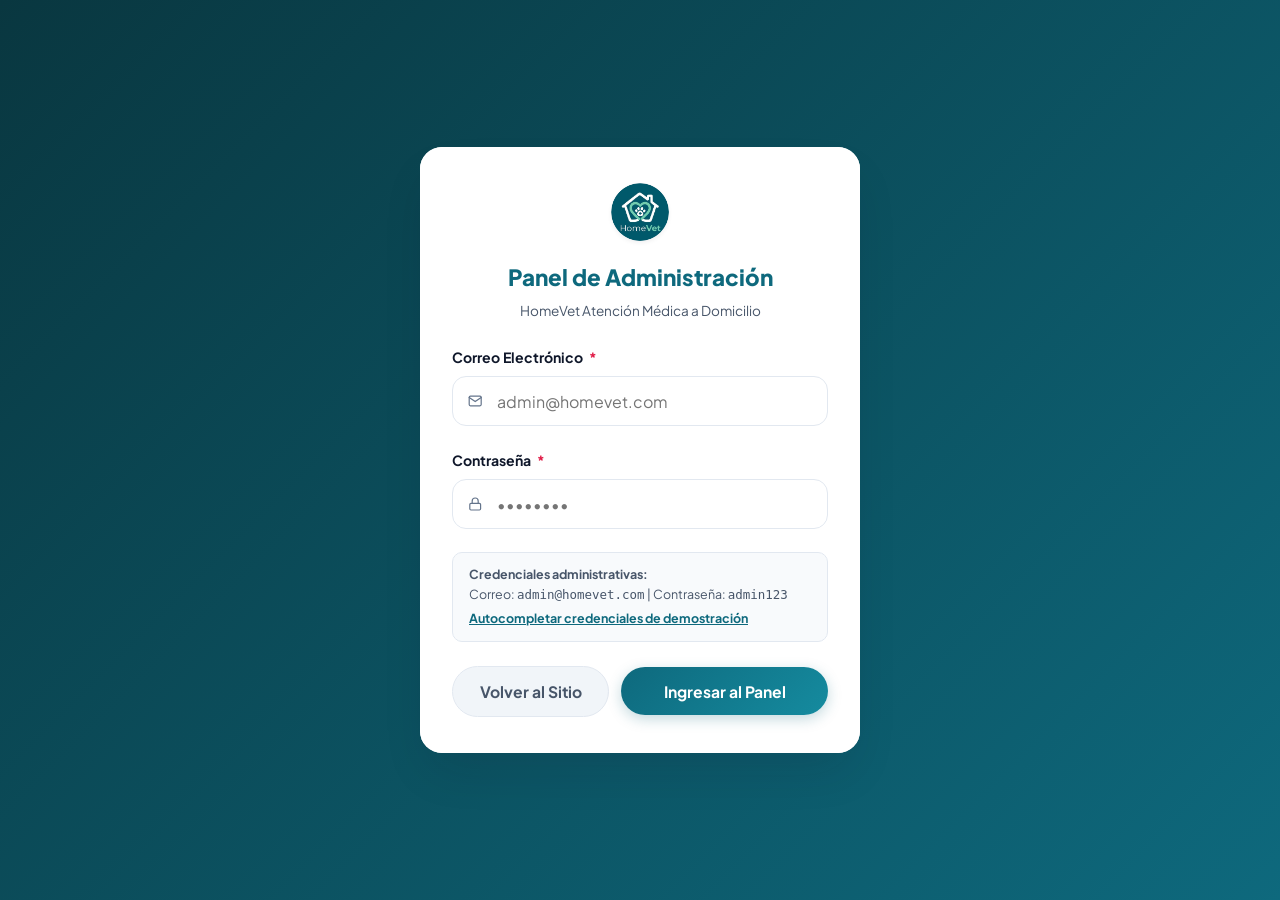
<file: admin.html>
<!DOCTYPE html>
<html lang="es">
<head>
  <meta charset="UTF-8">
  <meta name="viewport" content="width=device-width, initial-scale=1.0, maximum-scale=5.0, shrink-to-fit=no">
  <title>HomeVet | Panel de Administración</title>
  <meta name="description" content="Panel administrativo para gestión de servicios, precios y reservas a domicilio de HomeVet.">
  
  <!-- PWA & Mobile Meta Tags -->
  <link rel="manifest" href="manifest.json">
  <meta name="theme-color" content="#0e697d">
  <meta name="mobile-web-app-capable" content="yes">
  <meta name="apple-mobile-web-app-capable" content="yes">
  <meta name="apple-mobile-web-app-status-bar-style" content="black-translucent">
  <meta name="apple-mobile-web-app-title" content="HomeVet Admin">
  <link rel="apple-touch-icon" href="assets/logo.png">

  <!-- Favicon -->
  <link rel="icon" type="image/png" href="assets/logo.png">

  <!-- Google Fonts -->
  <link rel="preconnect" href="https://fonts.googleapis.com">
  <link rel="preconnect" href="https://fonts.gstatic.com" crossorigin>
  <link href="https://fonts.googleapis.com/css2?family=Plus+Jakarta+Sans:wght@400;500;600;700;800&display=swap" rel="stylesheet">

  <!-- Styles -->
  <link rel="stylesheet" href="styles.css">
</head>
<body class="admin-standalone-page">

  <!-- ======================================================= -->
  <!-- VISTA 1: LOGIN ADMINISTRATIVO (SI NO ESTÁ AUTENTICADO)  -->
  <!-- ======================================================= -->
  <div id="admin-login-view" style="display: none; min-height: 100vh; align-items: center; justify-content: center; padding: 2rem; background: linear-gradient(135deg, #093740 0%, #0e697d 100%);">
    <div class="modal-card" style="max-width: 440px; box-shadow: var(--shadow-xl); border: none;">
      <div style="background: white; padding: 2.25rem 2rem;">
        <div style="text-align: center; margin-bottom: 1.5rem;">
          <img src="assets/logo.png" alt="HomeVet" style="width: 58px; height: 58px; border-radius: 50%; box-shadow: var(--shadow-sm); margin-bottom: 0.75rem;">
          <h2 style="font-size: 1.4rem; font-weight: 800; color: var(--primary);">Panel de Administración</h2>
          <p style="font-size: 0.85rem; color: var(--text-secondary); margin-top: 4px;">HomeVet Atención Médica a Domicilio</p>
        </div>

        <div id="admin-login-error" style="display: none; background: var(--danger-light); color: var(--danger); padding: 0.65rem 0.9rem; border-radius: var(--radius-sm); font-size: 0.82rem; margin-bottom: 1.25rem;">
          Credenciales incorrectas.
        </div>

        <form onsubmit="handleAdminLogin(event)">
          <div class="form-group">
            <label class="form-label" for="admin-login-email">Correo Electrónico <span class="req">*</span></label>
            <div class="input-icon-group">
              <svg class="svg-icon sm input-icon" viewBox="0 0 24 24"><path d="M4 4h16c1.1 0 2 .9 2 2v12c0 1.1-.9 2-2 2H4c-1.1 0-2-.9-2-2V6c0-1.1.9-2 2-2z"/><polyline points="22,6 12,13 2,6"/></svg>
              <input type="email" id="admin-login-email" class="form-control" placeholder="admin@homevet.com" required>
            </div>
          </div>

          <div class="form-group">
            <label class="form-label" for="admin-login-password">Contraseña <span class="req">*</span></label>
            <div class="input-icon-group">
              <svg class="svg-icon sm input-icon" viewBox="0 0 24 24"><rect width="18" height="11" x="3" y="11" rx="2" ry="2"/><path d="M7 11V7a5 5 0 0 1 10 0v4"/></svg>
              <input type="password" id="admin-login-password" class="form-control" placeholder="••••••••" required>
            </div>
          </div>

          <div class="login-demo-hint" style="margin-bottom: 1.5rem;">
            <strong>Credenciales administrativas:</strong><br>
            Correo: <code>admin@homevet.com</code> | Contraseña: <code>admin123</code><br>
            <a href="javascript:void(0)" onclick="prefillAdminCredentials()" style="color: var(--primary); font-weight: 700; text-decoration: underline; margin-top: 4px; display: inline-block;">
              Autocompletar credenciales de demostración
            </a>
          </div>

          <div style="display: flex; gap: 0.75rem; align-items: center;">
            <a href="index.html" class="btn btn-secondary" style="flex: 1; text-align: center;">
              Volver al Sitio
            </a>
            <button type="submit" class="btn btn-primary" style="flex: 1.5;">
              Ingresar al Panel
            </button>
          </div>
        </form>
      </div>
    </div>
  </div>

  <!-- ======================================================= -->
  <!-- VISTA 2: DASHBOARD ADMINISTRATIVO COMPLETO              -->
  <!-- ======================================================= -->
  <div id="admin-dashboard-view" style="display: none;">
    
    <!-- HEADER ADMIN -->
    <header class="admin-header">
      <div class="nav-container">
        <div style="display: flex; align-items: center; gap: 1rem;">
          <a href="index.html" title="Ir al sitio del cliente" style="display: flex; align-items: center; text-decoration: none;">
            <img src="assets/logo.png" alt="Logo" style="width: 40px; height: 40px; border-radius: 50%;">
          </a>
          <div>
            <div style="display: flex; align-items: center; gap: 0.5rem;">
              <h2 style="font-size: 1.25rem; font-weight: 800; color: var(--primary); margin: 0;">
                HomeVet | Panel de Administración
              </h2>
              <span class="badge" style="background: #e0f2fe; color: #0369a1; font-size: 0.72rem; font-weight: 800;">IndexedDB Activa</span>
            </div>
            <p style="font-size: 0.8rem; color: var(--text-secondary); margin: 2px 0 0 0;">
              Sesión iniciada como <strong id="admin-current-email-display">admin@homevet.com</strong>
            </p>
          </div>
        </div>

        <div style="display: flex; align-items: center; gap: 0.75rem; flex-wrap: wrap;">
          <!-- TABS -->
          <div class="admin-tabs">
            <button class="admin-tab active" onclick="switchAdminTab('services', this)">
              <svg class="svg-icon sm" viewBox="0 0 24 24"><path d="M12 20h9"/><path d="M16.5 3.5a2.121 2.121 0 0 1 3 3L7 19l-4 1 1-4L16.5 3.5z"/></svg>
              <span>Servicios y Precios</span>
            </button>
            <button class="admin-tab" onclick="switchAdminTab('reservations', this)">
              <svg class="svg-icon sm" viewBox="0 0 24 24"><path d="M14 2H6a2 2 0 0 0-2 2v16a2 2 0 0 0 2 2h12a2 2 0 0 0 2-2V8z"/><polyline points="14 2 14 8 20 8"/></svg>
              <span>Reservas Clientes</span>
            </button>
            <button class="admin-tab" onclick="switchAdminTab('database', this)">
              <svg class="svg-icon sm" viewBox="0 0 24 24"><path d="M21 15v4a2 2 0 0 1-2 2H5a2 2 0 0 1-2-2v-4"/><polyline points="7 10 12 15 17 10"/><line x1="12" y1="15" x2="12" y2="3"/></svg>
              <span>Base de Datos</span>
            </button>
            <button class="admin-tab" onclick="switchAdminTab('testing', this)">
              <svg class="svg-icon sm" viewBox="0 0 24 24"><path d="M10 2v7.31L4.89 16.5c-.77 1.07-.02 2.5 1.31 2.5h11.6c1.33 0 2.08-1.43 1.31-2.5L14 9.31V2"/><line x1="8.5" y1="2" x2="15.5" y2="2"/></svg>
              <span>PostgREST & Timestamp</span>
            </button>
          </div>

          <button class="btn btn-outline" style="font-size: 0.82rem; padding: 0.45rem 0.9rem;" onclick="openChangePasswordModal()" title="Modificar correo y contraseña">
            <svg class="svg-icon sm" viewBox="0 0 24 24"><rect width="18" height="11" x="3" y="11" rx="2" ry="2"/><path d="M7 11V7a5 5 0 0 1 10 0v4"/></svg>
            <span>Cambiar Contraseña</span>
          </button>

          <a href="index.html" class="btn btn-outline" style="font-size: 0.82rem; padding: 0.45rem 0.9rem;" title="Ver la web del cliente">
            <svg class="svg-icon sm" viewBox="0 0 24 24"><path d="m3 9 9-7 9 7v11a2 2 0 0 1-2 2H5a2 2 0 0 1-2-2z"/><polyline points="9 22 9 12 15 12 15 22"/></svg>
            <span>Ver Sitio Web</span>
          </a>

          <button class="btn btn-secondary" style="font-size: 0.82rem; padding: 0.45rem 0.9rem;" onclick="handleAdminLogout()">
            <svg class="svg-icon sm" viewBox="0 0 24 24"><path d="M9 21H5a2 2 0 0 1-2-2V5a2 2 0 0 1 2-2h4"/><polyline points="16 17 21 12 16 7"/><line x1="21" y1="12" x2="9" y2="12"/></svg>
            <span>Salir</span>
          </button>
        </div>
      </div>
    </header>

    <!-- CONTENIDO PRINCIPAL -->
    <main class="section-wrapper" style="padding-top: 0; max-width: 1280px; margin: 0 auto; padding-left: 1.5rem; padding-right: 1.5rem;">
      
      <!-- STATS METRICS -->
      <div class="stats-grid">
        <div class="stat-card">
          <div class="stat-icon blue">
            <svg class="svg-icon md" viewBox="0 0 24 24"><path d="M14 2H6a2 2 0 0 0-2 2v16a2 2 0 0 0 2 2h12a2 2 0 0 0 2-2V8z"/><polyline points="14 2 14 8 20 8"/></svg>
          </div>
          <div>
            <div class="stat-val" id="stat-total-reservations">0</div>
            <div class="stat-label">Total Reservas</div>
          </div>
        </div>

        <div class="stat-card">
          <div class="stat-icon amber">
            <svg class="svg-icon md" viewBox="0 0 24 24"><circle cx="12" cy="12" r="10"/><polyline points="12 6 12 12 16 14"/></svg>
          </div>
          <div>
            <div class="stat-val" id="stat-pending-reservations">0</div>
            <div class="stat-label">Reservas Pendientes</div>
          </div>
        </div>

        <div class="stat-card">
          <div class="stat-icon green">
            <svg class="svg-icon md" viewBox="0 0 24 24"><line x1="12" y1="1" x2="12" y2="23"/><path d="M17 5H9.5a3.5 3.5 0 0 0 0 7h5a3.5 3.5 0 0 1 0 7H6"/></svg>
          </div>
          <div>
            <div class="stat-val" id="stat-total-revenue">Bs. 0</div>
            <div class="stat-label">Ingresos Estimados</div>
          </div>
        </div>

        <div class="stat-card">
          <div class="stat-icon purple">
            <svg class="svg-icon md" viewBox="0 0 24 24"><path d="M4.5 3v5a4.5 4.5 0 0 0 9 0V3"/><path d="M13.5 14a4.5 4.5 0 0 0-9 0"/><path d="M9 18v3"/><circle cx="9" cy="21" r="1"/><path d="M18 10h2a2 2 0 0 1 2 2v2a4 4 0 0 1-4 4h-1.5"/></svg>
          </div>
          <div>
            <div class="stat-val" id="stat-active-services">0</div>
            <div class="stat-label">Servicios Activos</div>
          </div>
        </div>
      </div>

      <!-- ======================================================= -->
      <!-- TAB 1: GESTIÓN DE SERVICIOS Y PRECIOS                   -->
      <!-- ======================================================= -->
      <div id="admin-section-services" class="admin-card">
        <div class="admin-card-header">
          <div>
            <h3 class="admin-card-title">Catálogo Clínico y Ajuste de Precios</h3>
            <p style="font-size: 0.85rem; color: var(--text-secondary);">
              Modifica los precios vigentes, agrega nuevos servicios o activa/desactiva elementos del catálogo en la base de datos.
            </p>
          </div>
          <button class="btn btn-primary" onclick="openAddServiceModal()">
            <svg class="svg-icon sm" viewBox="0 0 24 24"><line x1="12" y1="5" x2="12" y2="19"/><line x1="5" y1="12" x2="19" y2="12"/></svg>
            <span>Añadir Nuevo Servicio</span>
          </button>
        </div>

        <div class="table-responsive">
          <table class="custom-table">
            <thead>
              <tr>
                <th style="width: 45px;">Tipo</th>
                <th>Nombre del Servicio y Alcance</th>
                <th>Categoría</th>
                <th>Aplica Para</th>
                <th>Precio Actual</th>
                <th>Estado</th>
                <th style="text-align: right;">Acciones</th>
              </tr>
            </thead>
            <tbody id="admin-services-table-body">
              <!-- Cargado dinámicamente -->
            </tbody>
          </table>
        </div>
      </div>

      <!-- ======================================================= -->
      <!-- TAB 2: GESTIÓN DE RESERVAS DE CLIENTES                  -->
      <!-- ======================================================= -->
      <div id="admin-section-reservations" class="admin-card" style="display: none;">
        <div class="admin-card-header">
          <div>
            <h3 class="admin-card-title">Registro Completo de Reservas</h3>
            <p style="font-size: 0.85rem; color: var(--text-secondary);">
              Supervisa las solicitudes a domicilio, contacta al cliente directamente por WhatsApp y actualiza el estado de la visita.
            </p>
          </div>

          <div style="display: flex; gap: 0.75rem; flex-wrap: wrap; align-items: center;">
            <input type="text" id="admin-search-reservations" class="form-control" placeholder="Buscar cliente, teléfono, mascota..." style="width: 260px;">
            <button class="btn btn-outline" style="font-size: 0.82rem; padding: 0.5rem 0.9rem;" onclick="exportReservationsCSV()" title="Descargar como planilla Excel/CSV">
              <svg class="svg-icon sm" viewBox="0 0 24 24"><path d="M21 15v4a2 2 0 0 1-2 2H5a2 2 0 0 1-2-2v-4"/><polyline points="7 10 12 15 17 10"/><line x1="12" y1="15" x2="12" y2="3"/></svg>
              <span>Exportar Excel / CSV</span>
            </button>
          </div>
        </div>

        <!-- Filtros de estado -->
        <div style="display: flex; gap: 0.45rem; margin-bottom: 1.25rem; flex-wrap: wrap;">
          <button class="filter-btn reservation-filter-btn active" onclick="filterAdminReservations('Todas', this)">Todas</button>
          <button class="filter-btn reservation-filter-btn" onclick="filterAdminReservations('Pendiente', this)">Pendientes</button>
          <button class="filter-btn reservation-filter-btn" onclick="filterAdminReservations('Confirmada', this)">Confirmadas</button>
          <button class="filter-btn reservation-filter-btn" onclick="filterAdminReservations('En Camino', this)">En Camino</button>
          <button class="filter-btn reservation-filter-btn" onclick="filterAdminReservations('Completada', this)">Completadas</button>
          <button class="filter-btn reservation-filter-btn" onclick="filterAdminReservations('Cancelada', this)">Canceladas</button>
        </div>

        <div class="table-responsive">
          <table class="custom-table">
            <thead>
              <tr>
                <th>Código</th>
                <th>Cliente y WhatsApp</th>
                <th>Lugar / Dirección</th>
                <th>Mascota</th>
                <th>Fecha y Horario</th>
                <th>Total</th>
                <th>Estado y Acciones</th>
              </tr>
            </thead>
            <tbody id="admin-reservations-table-body">
              <!-- Cargado dinámicamente -->
            </tbody>
          </table>
        </div>
      </div>

      <!-- ======================================================= -->
      <!-- TAB 3: BASE DE DATOS Y COPIAS DE SEGURIDAD              -->
      <!-- ======================================================= -->
      <div id="admin-section-database" class="admin-card" style="display: none;">
        <div class="admin-card-header">
          <div>
            <h3 class="admin-card-title">Administración y Respaldo de Base de Datos</h3>
            <p style="font-size: 0.85rem; color: var(--text-secondary);">
              Estructura transaccional basada en IndexedDB con sincronización automática en tiempo real.
            </p>
          </div>
        </div>

        <div style="display: grid; grid-template-columns: repeat(auto-fit, minmax(280px, 1fr)); gap: 1.5rem; margin-bottom: 2rem;">
          <div style="background: var(--bg-subtle); padding: 1.5rem; border-radius: var(--radius-md); border: 1px solid var(--border-color);">
            <h4 style="color: var(--primary); font-weight: 800; margin-bottom: 0.75rem;">Motor de Base de Datos</h4>
            <ul style="list-style: none; font-size: 0.88rem; line-height: 1.8; color: var(--text-secondary);">
              <li><strong>Motor:</strong> W3C IndexedDB + Dual Storage Mirror</li>
              <li><strong>Nombre de BD:</strong> <code>HomeVet_Database</code></li>
              <li><strong>Versión de Esquema:</strong> <code>v1.0</code></li>
              <li><strong>Tablas / Stores:</strong> <code>services</code>, <code>reservations</code>, <code>config</code></li>
              <li><strong>Sincronización:</strong> BroadcastChannel tiempo real</li>
            </ul>
          </div>

          <div style="background: var(--bg-subtle); padding: 1.5rem; border-radius: var(--radius-md); border: 1px solid var(--border-color);">
            <h4 style="color: var(--primary); font-weight: 800; margin-bottom: 0.75rem;">Volumen de Registros Actuales</h4>
            <ul style="list-style: none; font-size: 0.88rem; line-height: 1.8; color: var(--text-secondary);">
              <li><strong>Total Servicios Catalogados:</strong> <span id="db-stat-services" style="font-weight: 700; color: var(--primary);">0</span></li>
              <li><strong>Total Reservas Registradas:</strong> <span id="db-stat-reservations" style="font-weight: 700; color: var(--primary);">0</span></li>
              <li><strong>Índices Activos:</strong> 8 índices B-Tree optimizados</li>
              <li><strong>Estado de Persistencia:</strong> Permanente</li>
            </ul>
          </div>

          <div style="background: var(--bg-subtle); padding: 1.5rem; border-radius: var(--radius-md); border: 1px solid var(--border-color);">
            <h4 style="color: var(--primary); font-weight: 800; margin-bottom: 0.75rem;">Metadatos de Versión & GitHub</h4>
            <ul style="list-style: none; font-size: 0.88rem; line-height: 1.8; color: var(--text-secondary);">
              <li><strong>Versión de Release:</strong> <code>v1.3.0</code></li>
              <li><strong>Timestamp de Compilación:</strong> <code style="color: var(--primary); font-weight: 700;">2026-10-22T00:05:00Z</code></li>
              <li><strong>Soporte Móvil PWA:</strong> <span class="badge" style="background: #dcfce7; color: #15803d; font-size: 0.75rem; font-weight: 700;">Activo (sw.js)</span></li>
              <li><strong>Compatibilidad GitHub Pages:</strong> <span class="badge" style="background: #e0f2fe; color: #0369a1; font-size: 0.75rem; font-weight: 700;">100% Compatible</span></li>
            </ul>
          </div>
        </div>

        <div style="background: white; border: 1px solid var(--border-color); border-radius: var(--radius-md); padding: 1.75rem;">
          <h4 style="font-weight: 800; color: var(--primary); margin-bottom: 0.5rem;">Operaciones de Mantenimiento y Respaldos</h4>
          <p style="font-size: 0.88rem; color: var(--text-secondary); margin-bottom: 1.5rem;">
            Puedes descargar un archivo de copia de seguridad con todos los servicios y reservas en cualquier momento, o restaurarlo si cambias de equipo.
          </p>

          <div style="display: flex; gap: 1rem; flex-wrap: wrap;">
            <button class="btn btn-primary" onclick="exportDatabaseJSON()">
              <svg class="svg-icon sm" viewBox="0 0 24 24"><path d="M21 15v4a2 2 0 0 1-2 2H5a2 2 0 0 1-2-2v-4"/><polyline points="7 10 12 15 17 10"/><line x1="12" y1="15" x2="12" y2="3"/></svg>
              <span>Descargar Copia de Seguridad (JSON)</span>
            </button>

            <button class="btn btn-outline" onclick="importDatabaseJSON()">
              <svg class="svg-icon sm" viewBox="0 0 24 24"><path d="M21 15v4a2 2 0 0 1-2 2H5a2 2 0 0 1-2-2v-4"/><polyline points="17 8 12 3 7 8"/><line x1="12" y1="3" x2="12" y2="15"/></svg>
              <span>Restaurar desde Respaldo</span>
            </button>
            <input type="file" id="db-import-file-input" accept=".json" style="display: none;" onchange="handleFileImportChange(event)">

            <button class="btn btn-secondary" onclick="resetDatabaseToDefault()" style="color: var(--danger); border-color: var(--danger);">
              <svg class="svg-icon sm" viewBox="0 0 24 24"><path d="M3 6h18"/><path d="M19 6v14c0 1-1 2-2 2H7c-1 0-2-1-2-2V6"/><path d="M8 6V4c0-1 1-2 2-2h4c1 0 2 1 2 2v2"/></svg>
              <span>Restablecer Datos de Demostración</span>
            </button>
          </div>
        </div>

      </div>

      <!-- ======================================================= -->
      <!-- TAB 4: LABORATORIO DE PRUEBAS POSTGREST & TIMESTAMPS    -->
      <!-- ======================================================= -->
      <div id="admin-section-testing" class="admin-card" style="display: none;">
        <div class="admin-card-header">
          <div>
            <div style="display: flex; align-items: center; gap: 0.75rem; margin-bottom: 0.35rem; flex-wrap: wrap;">
              <h3 class="admin-card-title" style="margin: 0;">Laboratorio de PostgREST & Timestamps</h3>
              <span id="postgrest-status-badge" class="badge" style="background: #fee2e2; color: #b91c1c; font-weight: 700;">
                🔴 PostgREST Desconectado (Modo IndexedDB Local)
              </span>
            </div>
            <p style="font-size: 0.88rem; color: var(--text-secondary); margin: 0;">
              Arquitectura PostgreSQL con marcas de tiempo de alta precisión (<code>TIMESTAMPTZ</code> / ISO 8601). Prueba la conexión de la API y simula citas para certificar la consistencia del sistema antes del despliegue en GitHub.
            </p>
          </div>
        </div>

        <!-- SUBGRID DE CONFIGURACIÓN Y TIMESTAMPS -->
        <div style="display: grid; grid-template-columns: repeat(auto-fit, minmax(320px, 1fr)); gap: 1.5rem; margin-bottom: 1.5rem;">
          
          <!-- TARJETA 1: CONEXIÓN POSTGREST -->
          <div style="background: var(--bg-subtle); padding: 1.5rem; border-radius: var(--radius-md); border: 1px solid var(--border-color); display: flex; flex-direction: column; justify-content: space-between;">
            <div>
              <div style="display: flex; align-items: center; justify-content: space-between; margin-bottom: 1rem;">
                <h4 style="color: var(--primary); font-weight: 800; margin: 0; display: flex; align-items: center; gap: 0.5rem;">
                  <svg class="svg-icon sm" viewBox="0 0 24 24"><ellipse cx="12" cy="5" rx="9" ry="3"/><path d="M21 12c0 1.66-4 3-9 3s-9-1.34-9-3"/><path d="M3 5v14c0 1.66 4 3 9 3s9-1.34 9-3V5"/></svg>
                  <span>Servidor PostgREST / Supabase</span>
                </h4>
                <span class="badge" style="background: #e0f2fe; color: #0369a1; font-size: 0.72rem;">RESTful API</span>
              </div>
              
              <p style="font-size: 0.82rem; color: var(--text-secondary); margin-bottom: 1rem; line-height: 1.5;">
                Conecta tu instancia de PostgreSQL expuesta vía PostgREST. Si está vacío o desconectado, el sistema usa <strong>IndexedDB</strong> automáticamente sin fallar jamás.
              </p>

              <div class="form-group" style="margin-bottom: 0.85rem;">
                <label class="form-label" style="font-size: 0.8rem; font-weight: 700;">URL Base PostgREST</label>
                <input type="url" id="postgrest-url-input" class="form-control" placeholder="http://localhost:3000 o https://tu-ref.supabase.co/rest/v1" style="font-size: 0.88rem;">
              </div>

              <div class="form-group" style="margin-bottom: 1rem;">
                <label class="form-label" style="font-size: 0.8rem; font-weight: 700;">API Key / Anon Bearer Token (Opcional)</label>
                <input type="password" id="postgrest-key-input" class="form-control" placeholder="eyJhbGciOiJIUzI1NiIsInR5cCI6IkpXVCJ9..." style="font-size: 0.88rem;">
              </div>
            </div>

            <div style="display: flex; flex-direction: column; gap: 0.6rem;">
              <div style="display: flex; gap: 0.5rem; flex-wrap: wrap;">
                <button class="btn btn-primary" style="flex: 1; min-height: 44px; font-size: 0.88rem;" onclick="saveAndTestPostgRESTUI()">
                  <svg class="svg-icon sm" viewBox="0 0 24 24"><polyline points="20 6 9 17 4 12"/></svg>
                  <span>Probar Conexión</span>
                </button>
                <button class="btn btn-outline" style="flex: 1; min-height: 44px; font-size: 0.88rem;" onclick="syncPostgRESTDataUI()">
                  <svg class="svg-icon sm" viewBox="0 0 24 24"><path d="M21 15v4a2 2 0 0 1-2 2H5a2 2 0 0 1-2-2v-4"/><polyline points="17 8 12 3 7 8"/><line x1="12" y1="3" x2="12" y2="15"/></svg>
                  <span>Sincronizar a BD</span>
                </button>
              </div>

              <a href="schema_postgrest.sql" download="schema_postgrest.sql" class="btn btn-secondary" style="font-size: 0.8rem; text-align: center; justify-content: center; text-decoration: none;">
                <svg class="svg-icon sm" viewBox="0 0 24 24"><path d="M21 15v4a2 2 0 0 1-2 2H5a2 2 0 0 1-2-2v-4"/><polyline points="7 10 12 15 17 10"/><line x1="12" y1="15" x2="12" y2="3"/></svg>
                <span>Descargar Script SQL (schema_postgrest.sql)</span>
              </a>
            </div>
          </div>

          <!-- TARJETA 2: MÉTRICAS EN VIVO DE TIMESTAMP -->
          <div style="background: var(--bg-subtle); padding: 1.5rem; border-radius: var(--radius-md); border: 1px solid var(--border-color); display: flex; flex-direction: column; justify-content: space-between;">
            <div>
              <div style="display: flex; align-items: center; justify-content: space-between; margin-bottom: 1rem;">
                <h4 style="color: var(--primary); font-weight: 800; margin: 0; display: flex; align-items: center; gap: 0.5rem;">
                  <svg class="svg-icon sm" viewBox="0 0 24 24"><circle cx="12" cy="12" r="10"/><polyline points="12 6 12 12 16 14"/></svg>
                  <span>Métricas de Tiempo en Tiempo Real</span>
                </h4>
                <span class="badge" style="background: #fef3c7; color: #b45309; font-size: 0.72rem;">Reloj Activo</span>
              </div>

              <div class="test-metric-card" style="margin-bottom: 0.6rem;">
                <div class="test-metric-label">Hora UTC (ISO 8601 Estándar PostgreSQL)</div>
                <div class="test-metric-value" id="metric-utc-iso">--</div>
              </div>

              <div class="test-metric-card" style="margin-bottom: 0.6rem;">
                <div class="test-metric-label">Hora Local del Dispositivo / Navegador</div>
                <div class="test-metric-value" id="metric-local-time">--</div>
              </div>

              <div class="test-metric-card" style="margin-bottom: 0.6rem;">
                <div class="test-metric-label">Timestamp Unix Epoch (milisegundos)</div>
                <div class="test-metric-value" id="metric-epoch-ms">--</div>
              </div>

              <div class="test-metric-card">
                <div class="test-metric-label">Zona Horaria Detectada</div>
                <div class="test-metric-value" id="metric-tz-name">--</div>
              </div>
            </div>

            <div style="margin-top: 1rem;">
              <button class="btn btn-primary" style="width: 100%; min-height: 48px; font-weight: 800;" onclick="runTimestampDiagnosticUI()">
                <svg class="svg-icon sm" viewBox="0 0 24 24"><polygon points="5 3 19 12 5 21 5 3"/></svg>
                <span>Ejecutar Diagnóstico Completo de Timestamps</span>
              </button>
            </div>
          </div>

        </div>

        <!-- GENERADOR DE PRUEBAS DE DESFASE TEMPORAL -->
        <div style="background: white; border: 1px solid var(--border-color); border-radius: var(--radius-md); padding: 1.5rem; margin-bottom: 1.5rem;">
          <h4 style="font-weight: 800; color: var(--primary); margin-bottom: 0.5rem; display: flex; align-items: center; gap: 0.5rem;">
            <svg class="svg-icon sm" viewBox="0 0 24 24"><rect width="18" height="18" x="3" y="4" rx="2" ry="2"/><line x1="16" y1="2" x2="16" y2="6"/><line x1="8" y1="2" x2="8" y2="6"/><line x1="3" y1="10" x2="21" y2="10"/></svg>
            <span>Generador de Citas de Prueba con Timestamps Simulados</span>
          </h4>
          <p style="font-size: 0.85rem; color: var(--text-secondary); margin-bottom: 1.25rem;">
            Inserta registros de prueba en la base de datos con diferentes marcas temporales para verificar cómo el sistema clasifica, ordena y procesa citas pasadas, presentes y futuras:
          </p>

          <div style="display: flex; gap: 0.75rem; flex-wrap: wrap;">
            <button class="btn btn-outline" style="min-height: 44px; font-size: 0.88rem;" onclick="createTestReservationWithOffsetUI('Ayer (-24h)', -1440)">
              <svg class="svg-icon sm" viewBox="0 0 24 24"><polyline points="1 4 1 10 7 10"/><path d="M3.51 15a9 9 0 1 0 2.13-9.36L1 10"/></svg>
              <span>Generar Cita Pasada (-24h)</span>
            </button>

            <button class="btn btn-outline" style="min-height: 44px; font-size: 0.88rem;" onclick="createTestReservationWithOffsetUI('Tiempo Real (Ahora)', 0)">
              <svg class="svg-icon sm" viewBox="0 0 24 24"><circle cx="12" cy="12" r="10"/><polyline points="12 6 12 12 16 14"/></svg>
              <span>Generar Cita Actual (Ahora)</span>
            </button>

            <button class="btn btn-outline" style="min-height: 44px; font-size: 0.88rem;" onclick="createTestReservationWithOffsetUI('Futuro (+7 Días)', 10080)">
              <svg class="svg-icon sm" viewBox="0 0 24 24"><polyline points="23 4 23 10 17 10"/><path d="M20.49 15a9 9 0 1 1-2.12-9.36L23 10"/></svg>
              <span>Generar Cita Futura (+7 Días)</span>
            </button>
          </div>
        </div>

        <!-- CONSOLA DE RESULTADOS DE PRUEBA -->
        <div style="background: white; border: 1px solid var(--border-color); border-radius: var(--radius-md); padding: 1.5rem;">
          <div style="display: flex; justify-content: space-between; align-items: center; margin-bottom: 0.75rem;">
            <h4 style="font-weight: 800; color: var(--primary); margin: 0;">Consola de Diagnóstico y Validación de Marcas de Tiempo</h4>
            <button class="btn btn-secondary" style="font-size: 0.75rem; padding: 0.35rem 0.7rem;" onclick="clearTimestampConsole()">
              <span>Limpiar Consola</span>
            </button>
          </div>
          <pre id="timestamp-test-output" class="timestamp-console">// Los resultados de validación de marcas de tiempo y conexión PostgREST aparecerán aquí.
// Haz clic en "Ejecutar Diagnóstico Completo de Timestamps" para iniciar.</pre>
        </div>

      </div>

    </main>
  </div>

  <!-- ======================================================= -->
  <!-- MODAL: AÑADIR / EDITAR SERVICIO                         -->
  <!-- ======================================================= -->
  <div class="modal-overlay" id="service-modal">
    <div class="modal-card">
      <div class="modal-header">
        <h4 class="modal-title" id="service-modal-title">Añadir Nuevo Servicio</h4>
        <button class="modal-close" onclick="closeModal('service-modal')">&times;</button>
      </div>
      <form onsubmit="handleServiceFormSubmit(event)">
        <div class="modal-body">
          <input type="hidden" id="service-modal-id">
          
          <div class="form-group">
            <label class="form-label" for="service-form-title">Nombre del Servicio <span class="req">*</span></label>
            <input type="text" id="service-form-title" class="form-control" placeholder="Ej. Ecografía Abdominal a Domicilio" required>
          </div>

          <div style="display: grid; grid-template-columns: 1fr 1fr; gap: 1rem;">
            <div class="form-group">
              <label class="form-label" for="service-form-price">Precio en Bs. <span class="req">*</span></label>
              <input type="number" id="service-form-price" class="form-control" placeholder="Ej. 180" min="1" step="0.5" required>
            </div>

            <div class="form-group">
              <label class="form-label" for="service-form-duration">Duración Estimada</label>
              <input type="text" id="service-form-duration" class="form-control" placeholder="Ej. 45 min">
            </div>
          </div>

          <div style="display: grid; grid-template-columns: 1fr 1fr; gap: 0.75rem;">
            <div class="form-group">
              <label class="form-label" for="service-form-category">Categoría</label>
              <select id="service-form-category" class="form-control">
                <option value="Consulta">Consulta</option>
                <option value="Preventivo">Preventivo</option>
                <option value="Tratamiento">Tratamiento</option>
                <option value="Diagnóstico">Diagnóstico</option>
                <option value="Dermatología">Dermatología</option>
                <option value="Especialidad">Especialidad</option>
                <option value="Documentos">Documentos</option>
              </select>
            </div>

            <div class="form-group">
              <label class="form-label" for="service-form-pet">Aplica Para</label>
              <select id="service-form-pet" class="form-control">
                <option value="Ambos">Caninos y Felinos</option>
                <option value="Perro">Solo Caninos</option>
                <option value="Gato">Solo Felinos</option>
              </select>
            </div>
          </div>

          <div class="form-group">
            <label class="form-label" for="service-form-desc">Descripción clínica detallada <span class="req">*</span></label>
            <textarea id="service-form-desc" class="form-control" rows="3" placeholder="Describe el alcance y procedimiento del servicio a domicilio..." required></textarea>
          </div>
        </div>

        <div class="modal-footer">
          <button type="button" class="btn btn-secondary" onclick="closeModal('service-modal')">Cancelar</button>
          <button type="submit" class="btn btn-primary">Guardar Servicio</button>
        </div>
      </form>
    </div>
  </div>

  <!-- MODAL: CAMBIAR CREDENCIALES ADMINISTRATIVAS -->
  <div class="modal-overlay" id="change-password-modal">
    <div class="modal-card">
      <div class="modal-header">
        <h4 class="modal-title">Cambiar Credenciales de Acceso</h4>
        <button class="modal-close" onclick="closeModal('change-password-modal')">&times;</button>
      </div>
      <form onsubmit="handleChangeCredentials(event)">
        <div class="modal-body">
          <p style="font-size: 0.85rem; color: var(--text-secondary); margin-bottom: 1.25rem;">
            Actualiza el correo y la contraseña para iniciar sesión en este panel administrativo.
          </p>

          <div class="form-group">
            <label class="form-label" for="admin-new-email">Correo Electrónico <span class="req">*</span></label>
            <input type="email" id="admin-new-email" class="form-control" required>
          </div>

          <div class="form-group">
            <label class="form-label" for="admin-new-password">Nueva Contraseña <span class="req">*</span></label>
            <input type="password" id="admin-new-password" class="form-control" placeholder="••••••••" required minlength="4">
          </div>

          <div class="form-group">
            <label class="form-label" for="admin-confirm-password">Confirmar Nueva Contraseña <span class="req">*</span></label>
            <input type="password" id="admin-confirm-password" class="form-control" placeholder="••••••••" required minlength="4">
          </div>
        </div>

        <div class="modal-footer">
          <button type="button" class="btn btn-secondary" onclick="closeModal('change-password-modal')">Cancelar</button>
          <button type="submit" class="btn btn-primary">Guardar Credenciales</button>
        </div>
      </form>
    </div>
  </div>

  <!-- SCRIPTS -->
  <script src="db.js"></script>
  <script src="admin.js"></script>
  <script>
    if ('serviceWorker' in navigator) {
      window.addEventListener('load', () => {
        navigator.serviceWorker.register('./sw.js')
          .then((reg) => console.log('HomeVet Admin ServiceWorker activo en:', reg.scope))
          .catch((err) => console.warn('Error en ServiceWorker admin:', err));
      });
    }
  </script>
</body>
</html>
</file>
<file: styles.css>
:root {
  --primary: #0e697d;
  --primary-dark: #094754;
  --primary-light: #158b9f;
  --accent: #14b8a6;
  --accent-mint: #2dd4bf;
  --accent-light: #f0fdfa;
  --accent-subtle: #ccfbf1;
  --accent-glow: rgba(20, 184, 166, 0.18);
  --secondary: #d97706;
  --danger: #e11d48;
  --danger-light: #ffe4e6;
  --success: #059669;
  --success-light: #d1fae5;
  
  --bg-main: #f8fafc;
  --bg-card: #ffffff;
  --bg-subtle: #f1f5f9;
  --text-primary: #0f172a;
  --text-secondary: #475569;
  --text-muted: #64748b;
  --border-color: #e2e8f0;
  --border-light: #f1f5f9;
  --border-focus: #14b8a6;
  
  --shadow-xs: 0 1px 2px rgba(0, 0, 0, 0.04);
  --shadow-sm: 0 2px 4px rgba(15, 23, 42, 0.06);
  --shadow-md: 0 6px 16px -2px rgba(15, 23, 42, 0.08);
  --shadow-lg: 0 16px 32px -4px rgba(15, 23, 42, 0.1);
  --shadow-xl: 0 24px 48px -12px rgba(15, 23, 42, 0.15);
  
  --radius-xs: 6px;
  --radius-sm: 10px;
  --radius-md: 14px;
  --radius-lg: 22px;
  --radius-full: 9999px;
  
  --transition: all 0.22s cubic-bezier(0.4, 0, 0.2, 1);
}

* {
  margin: 0;
  padding: 0;
  box-sizing: border-box;
}

body {
  font-family: 'Plus Jakarta Sans', system-ui, -apple-system, BlinkMacSystemFont, 'Segoe UI', Roboto, sans-serif;
  background-color: var(--bg-main);
  color: var(--text-primary);
  line-height: 1.6;
  overflow-x: hidden;
  min-height: 100vh;
  -webkit-font-smoothing: antialiased;
}

/* SVG ICON HELPER */
.svg-icon {
  display: inline-flex;
  align-items: center;
  justify-content: center;
  vertical-align: middle;
  width: 1.15em;
  height: 1.15em;
  stroke-width: 2;
  stroke: currentColor;
  fill: none;
  stroke-linecap: round;
  stroke-linejoin: round;
  flex-shrink: 0;
}

.svg-icon.sm { width: 0.9em; height: 0.9em; }
.svg-icon.md { width: 1.35em; height: 1.35em; }
.svg-icon.lg { width: 1.75em; height: 1.75em; }

/* NAVBAR */
.navbar {
  position: sticky;
  top: 0;
  z-index: 100;
  background: rgba(255, 255, 255, 0.94);
  backdrop-filter: blur(14px);
  -webkit-backdrop-filter: blur(14px);
  border-bottom: 1px solid var(--border-color);
  transition: var(--transition);
}

.nav-container {
  max-width: 1280px;
  margin: 0 auto;
  padding: 0.85rem 1.75rem;
  display: flex;
  align-items: center;
  justify-content: space-between;
}

.brand {
  display: flex;
  align-items: center;
  gap: 0.85rem;
  text-decoration: none;
  cursor: pointer;
}

.brand-logo {
  width: 44px;
  height: 44px;
  border-radius: 50%;
  object-fit: cover;
  border: 2px solid var(--accent-subtle);
  box-shadow: var(--shadow-sm);
  transition: var(--transition);
}

.brand:hover .brand-logo {
  transform: scale(1.04);
}

.brand-text h1 {
  font-size: 1.3rem;
  font-weight: 800;
  color: var(--primary);
  line-height: 1.1;
  letter-spacing: -0.02em;
}

.brand-text span {
  font-size: 0.72rem;
  font-weight: 600;
  color: var(--text-muted);
  text-transform: uppercase;
  letter-spacing: 0.08em;
  display: block;
}

.nav-links {
  display: flex;
  align-items: center;
  gap: 1.75rem;
  list-style: none;
}

.nav-link {
  text-decoration: none;
  color: var(--text-secondary);
  font-weight: 600;
  font-size: 0.92rem;
  transition: var(--transition);
  padding: 0.5rem 0.8rem;
  border-radius: var(--radius-sm);
}

.nav-link:hover {
  color: var(--primary);
  background: var(--bg-subtle);
}

.nav-actions {
  display: flex;
  align-items: center;
  gap: 0.85rem;
}

/* BUTTONS */
.btn {
  display: inline-flex;
  align-items: center;
  justify-content: center;
  gap: 0.6rem;
  padding: 0.75rem 1.6rem;
  min-height: 48px;
  font-size: 0.98rem;
  font-weight: 700;
  border-radius: var(--radius-full);
  border: none;
  cursor: pointer;
  transition: var(--transition);
  text-decoration: none;
  font-family: inherit;
  white-space: nowrap;
  touch-action: manipulation;
}

.btn-lg {
  min-height: 54px;
  padding: 0.95rem 2rem;
  font-size: 1.05rem;
}

.btn-primary {
  background: linear-gradient(135deg, var(--primary), var(--primary-light));
  color: #ffffff;
  box-shadow: 0 4px 14px rgba(14, 105, 125, 0.25);
}

.btn-primary:hover {
  transform: translateY(-2px);
  box-shadow: 0 6px 20px rgba(14, 105, 125, 0.35);
  color: #ffffff;
}

.btn-whatsapp {
  background: #25d366;
  color: #ffffff;
  box-shadow: 0 4px 14px rgba(37, 211, 102, 0.28);
}

.btn-whatsapp:hover {
  background: #1eb956;
  transform: translateY(-2px);
  box-shadow: 0 6px 18px rgba(37, 211, 102, 0.38);
  color: #ffffff;
}

.btn-whatsapp-icon {
  width: 48px;
  height: 48px;
  border-radius: 50%;
  background: #25d366;
  color: #ffffff;
  display: inline-flex;
  align-items: center;
  justify-content: center;
  box-shadow: 0 4px 14px rgba(37, 211, 102, 0.35);
  transition: var(--transition);
  text-decoration: none;
  border: none;
  cursor: pointer;
  flex-shrink: 0;
  touch-action: manipulation;
}

.btn-whatsapp-icon:hover {
  background: #1eb956;
  transform: scale(1.08) translateY(-2px);
  box-shadow: 0 6px 18px rgba(37, 211, 102, 0.45);
  color: #ffffff;
}

.btn-whatsapp-icon svg {
  width: 26px;
  height: 26px;
  fill: currentColor;
}

.btn-outline {
  background: transparent;
  color: var(--primary);
  border: 1.5px solid var(--primary);
}

.btn-outline:hover {
  background: var(--accent-light);
  color: var(--primary-dark);
}

.btn-secondary {
  background: var(--bg-subtle);
  color: var(--text-secondary);
  border: 1px solid var(--border-color);
}

.btn-secondary:hover {
  background: #e2e8f0;
  color: var(--text-primary);
}



/* ======================================================= */
/* HERO SECTION (CON FOTOGRAFÍA ESTÉTICA DE PERRO Y GATO)  */
/* ======================================================= */
.hero {
  position: relative;
  background: linear-gradient(140deg, #093740 0%, #0e697d 55%, #115e59 100%);
  color: #ffffff;
  padding: 4.5rem 1.75rem 5rem;
  overflow: hidden;
}

.hero::after {
  content: '';
  position: absolute;
  top: -15%;
  right: -5%;
  width: 600px;
  height: 600px;
  background: radial-gradient(circle, rgba(20, 184, 166, 0.18) 0%, transparent 65%);
  border-radius: 50%;
  pointer-events: none;
}

.hero-container {
  max-width: 1280px;
  margin: 0 auto;
  display: grid;
  grid-template-columns: 1.1fr 0.9fr;
  align-items: center;
  gap: 3.5rem;
  position: relative;
  z-index: 2;
}

.hero-pill {
  display: inline-flex;
  align-items: center;
  gap: 0.55rem;
  padding: 0.4rem 1rem;
  background: rgba(255, 255, 255, 0.12);
  backdrop-filter: blur(8px);
  border: 1px solid rgba(255, 255, 255, 0.2);
  border-radius: var(--radius-full);
  font-size: 0.82rem;
  font-weight: 600;
  color: #ccfbf1;
  margin-bottom: 1.25rem;
}

.hero-title {
  font-size: 2.9rem;
  font-weight: 800;
  line-height: 1.15;
  margin-bottom: 1.25rem;
  letter-spacing: -0.03em;
}

.hero-title span {
  color: var(--accent-mint);
  background: linear-gradient(to right, #2dd4bf, #99f6e4);
  -webkit-background-clip: text;
  background-clip: text;
  -webkit-text-fill-color: transparent;
}

.hero-description {
  font-size: 1.08rem;
  color: #e2e8f0;
  margin-bottom: 2rem;
  max-width: 520px;
  line-height: 1.7;
}

.hero-buttons {
  display: flex;
  gap: 1rem;
  flex-wrap: wrap;
  margin-bottom: 2.5rem;
}

.hero-features {
  display: grid;
  grid-template-columns: repeat(3, 1fr);
  gap: 1rem;
}

.feature-box {
  background: rgba(255, 255, 255, 0.08);
  backdrop-filter: blur(10px);
  border: 1px solid rgba(255, 255, 255, 0.15);
  border-radius: var(--radius-md);
  padding: 1.1rem;
  transition: var(--transition);
}

.feature-box:hover {
  background: rgba(255, 255, 255, 0.14);
  transform: translateY(-3px);
}

.feature-icon {
  width: 34px;
  height: 34px;
  border-radius: var(--radius-xs);
  background: rgba(45, 212, 191, 0.2);
  color: var(--accent-mint);
  display: flex;
  align-items: center;
  justify-content: center;
  margin-bottom: 0.5rem;
}

.feature-box h4 {
  font-size: 0.92rem;
  font-weight: 700;
  margin-bottom: 0.2rem;
}

.feature-box p {
  font-size: 0.78rem;
  color: #cbd5e1;
  line-height: 1.4;
}

/* FOTOGRAFÍA ESTÉTICA HERO */
.hero-visual-card {
  position: relative;
  border-radius: var(--radius-lg);
  overflow: hidden;
  box-shadow: 0 25px 50px -12px rgba(0, 0, 0, 0.45);
  border: 1px solid rgba(255, 255, 255, 0.25);
  background: #ffffff;
}

.hero-visual-img {
  width: 100%;
  height: 390px;
  object-fit: cover;
  display: block;
  transition: transform 0.6s cubic-bezier(0.2, 0.8, 0.2, 1);
}

.hero-visual-card:hover .hero-visual-img {
  transform: scale(1.03);
}

.hero-badge-overlay {
  position: absolute;
  bottom: 1.25rem;
  left: 1.25rem;
  right: 1.25rem;
  background: rgba(255, 255, 255, 0.95);
  backdrop-filter: blur(12px);
  -webkit-backdrop-filter: blur(12px);
  border-radius: var(--radius-md);
  padding: 1rem 1.25rem;
  border: 1px solid rgba(255, 255, 255, 0.8);
  box-shadow: var(--shadow-lg);
  display: flex;
  align-items: center;
  justify-content: space-between;
  gap: 1rem;
}

.hero-badge-left {
  display: flex;
  align-items: center;
  gap: 0.85rem;
}

.hero-badge-avatar {
  width: 44px;
  height: 44px;
  border-radius: 50%;
  object-fit: cover;
  border: 2px solid var(--accent);
}

.hero-badge-info h4 {
  font-size: 0.92rem;
  font-weight: 800;
  color: var(--primary);
  line-height: 1.2;
}

.hero-badge-info span {
  font-size: 0.75rem;
  color: var(--text-secondary);
}

.hero-schedule-pill {
  background: #ecfdf5;
  color: #065f46;
  border: 1px solid #a7f3d0;
  padding: 0.4rem 0.85rem;
  border-radius: var(--radius-full);
  font-size: 0.75rem;
  font-weight: 700;
  display: flex;
  align-items: center;
  gap: 0.4rem;
  white-space: nowrap;
}

/* SECTION COMMONS */
.section-wrapper {
  max-width: 1280px;
  margin: 0 auto;
  padding: 4.75rem 1.75rem;
}

.section-header {
  text-align: center;
  margin-bottom: 3.25rem;
}

.section-tag {
  display: inline-flex;
  align-items: center;
  gap: 0.4rem;
  font-size: 0.76rem;
  font-weight: 700;
  text-transform: uppercase;
  letter-spacing: 0.08em;
  color: var(--primary);
  background: var(--accent-subtle);
  padding: 0.35rem 0.9rem;
  border-radius: var(--radius-full);
  margin-bottom: 0.85rem;
}

.section-title {
  font-size: 2.25rem;
  font-weight: 800;
  color: var(--text-primary);
  letter-spacing: -0.025em;
  line-height: 1.25;
}

.section-subtitle {
  color: var(--text-secondary);
  font-size: 1.02rem;
  margin-top: 0.6rem;
  max-width: 620px;
  margin-left: auto;
  margin-right: auto;
}

/* ======================================================= */
/* SERVICIOS SECTION                                       */
/* ======================================================= */
.services-filter-bar {
  display: flex;
  justify-content: center;
  flex-wrap: wrap;
  gap: 0.65rem;
  margin-bottom: 2.5rem;
}

.filter-btn {
  display: inline-flex;
  align-items: center;
  gap: 0.5rem;
  padding: 0.55rem 1.25rem;
  font-size: 0.88rem;
  font-weight: 600;
  border-radius: var(--radius-full);
  border: 1.5px solid var(--border-color);
  background: #ffffff;
  color: var(--text-secondary);
  cursor: pointer;
  transition: var(--transition);
}

.filter-btn:hover {
  border-color: var(--primary);
  color: var(--primary);
}

.filter-btn.active {
  background: var(--primary);
  color: #ffffff;
  border-color: var(--primary);
  box-shadow: 0 4px 12px rgba(14, 105, 125, 0.2);
}

.services-grid {
  display: grid;
  grid-template-columns: repeat(auto-fill, minmax(330px, 1fr));
  gap: 1.75rem;
}

.service-card {
  background: #ffffff;
  border-radius: var(--radius-lg);
  border: 1px solid var(--border-color);
  padding: 1.85rem;
  transition: var(--transition);
  display: flex;
  flex-direction: column;
  position: relative;
  box-shadow: var(--shadow-xs);
}

.service-card:hover {
  transform: translateY(-4px);
  box-shadow: var(--shadow-lg);
  border-color: var(--accent);
}

.service-icon-wrapper {
  width: 48px;
  height: 48px;
  border-radius: var(--radius-md);
  background: var(--accent-light);
  color: var(--primary);
  display: flex;
  align-items: center;
  justify-content: center;
  margin-bottom: 1.25rem;
  border: 1px solid var(--accent-subtle);
}

.service-badge {
  position: absolute;
  top: 1.5rem;
  right: 1.5rem;
  font-size: 0.72rem;
  font-weight: 700;
  padding: 0.25rem 0.7rem;
  border-radius: var(--radius-full);
  text-transform: uppercase;
  letter-spacing: 0.04em;
}

.service-badge.pet-perro { background: #e0f2fe; color: #0284c7; }
.service-badge.pet-gato { background: #fdf2f8; color: #be185d; }
.service-badge.pet-ambos { background: #ecfdf5; color: #059669; }

.service-title {
  font-size: 1.2rem;
  font-weight: 700;
  margin-bottom: 0.5rem;
  color: var(--text-primary);
  letter-spacing: -0.01em;
}

.service-desc {
  font-size: 0.88rem;
  color: var(--text-secondary);
  margin-bottom: 1.25rem;
  flex-grow: 1;
  line-height: 1.6;
}

.service-meta {
  display: flex;
  align-items: center;
  gap: 1.25rem;
  font-size: 0.8rem;
  color: var(--text-muted);
  margin-bottom: 1.25rem;
  padding-bottom: 1rem;
  border-bottom: 1px solid var(--border-light);
}

.service-meta-item {
  display: flex;
  align-items: center;
  gap: 0.35rem;
}

.service-pricing {
  display: flex;
  align-items: baseline;
  justify-content: space-between;
}

.price-tag {
  font-size: 1.5rem;
  font-weight: 800;
  color: var(--primary);
}

.price-tag span {
  font-size: 0.82rem;
  font-weight: 600;
  color: var(--text-muted);
}

/* ======================================================= */
/* BOOKING SECTION                                         */
/* ======================================================= */
.booking-section {
  background: linear-gradient(to bottom, #f8fafc, #f1f5f9);
  position: relative;
}

.booking-container {
  display: grid;
  grid-template-columns: 1fr 390px;
  gap: 2.25rem;
  align-items: start;
}

.booking-form-card {
  background: #ffffff;
  border-radius: var(--radius-lg);
  padding: 2.25rem;
  box-shadow: var(--shadow-md);
  border: 1px solid var(--border-color);
}

.booking-summary-card {
  background: #ffffff;
  border-radius: var(--radius-lg);
  padding: 2rem;
  box-shadow: var(--shadow-md);
  border: 1px solid var(--border-color);
  position: sticky;
  top: 90px;
}

.form-group {
  margin-bottom: 1.4rem;
}

.form-label {
  display: flex;
  align-items: center;
  gap: 0.4rem;
  font-size: 0.88rem;
  font-weight: 700;
  margin-bottom: 0.5rem;
  color: var(--text-primary);
}

.form-label span.req {
  color: var(--danger);
}

.form-control {
  width: 100%;
  padding: 0.85rem 1.15rem;
  font-size: 1rem;
  min-height: 50px;
  font-family: inherit;
  border: 1.5px solid var(--border-color);
  border-radius: var(--radius-md);
  background-color: #ffffff;
  color: var(--text-primary);
  transition: var(--transition);
}

.form-control:focus {
  outline: none;
  border-color: var(--primary);
  box-shadow: 0 0 0 3px var(--accent-glow);
}

/* PET SELECTOR REFINED (SIN EMOJIS, CON VECTORES SVG) */
.pet-type-selector {
  display: grid;
  grid-template-columns: repeat(3, 1fr);
  gap: 0.85rem;
}

.pet-radio-card {
  border: 1.5px solid var(--border-color);
  border-radius: var(--radius-md);
  padding: 1.25rem 0.75rem;
  min-height: 92px;
  text-align: center;
  cursor: pointer;
  transition: var(--transition);
  background: #ffffff;
  user-select: none;
  display: flex;
  flex-direction: column;
  align-items: center;
  justify-content: center;
  gap: 0.5rem;
  touch-action: manipulation;
}

.pet-radio-card:hover {
  border-color: var(--accent);
  background: var(--accent-light);
}

.pet-radio-card.active {
  border-color: var(--primary);
  background: var(--accent-subtle);
  box-shadow: 0 4px 12px rgba(14, 105, 125, 0.16);
  transform: translateY(-2px);
}

.pet-radio-card .pet-icon-svg {
  color: var(--primary);
  width: 34px;
  height: 34px;
}

.pet-radio-card .pet-name {
  font-size: 1rem;
  font-weight: 800;
  color: var(--text-primary);
}

/* TIME PICKER SLOTS */
.time-slots-grid {
  display: grid;
  grid-template-columns: repeat(auto-fill, minmax(90px, 1fr));
  gap: 0.6rem;
  margin-top: 0.4rem;
}

.time-slot {
  min-height: 48px;
  padding: 0.75rem 0.4rem;
  display: flex;
  align-items: center;
  justify-content: center;
  border: 1.5px solid var(--border-color);
  border-radius: var(--radius-md);
  background: #ffffff;
  font-size: 0.95rem;
  font-weight: 700;
  cursor: pointer;
  transition: var(--transition);
  touch-action: manipulation;
}

.time-slot:hover {
  border-color: var(--primary);
  color: var(--primary);
  background: var(--accent-light);
}

.time-slot.active {
  background: var(--primary);
  color: #ffffff;
  border-color: var(--primary);
  box-shadow: 0 4px 10px rgba(14, 105, 125, 0.25);
}

.schedule-notice-box {
  display: flex;
  align-items: flex-start;
  gap: 0.6rem;
  font-size: 0.82rem;
  color: #0369a1;
  background: #f0f9ff;
  border: 1px solid #bae6fd;
  padding: 0.85rem 1.1rem;
  border-radius: var(--radius-md);
  margin-top: 0.65rem;
  line-height: 1.5;
}

/* LOCATION HELPER */
.location-input-group {
  display: flex;
  gap: 0.5rem;
}

.btn-gps {
  white-space: nowrap;
  background: var(--bg-subtle);
  border: 1.5px solid var(--border-color);
  color: var(--text-secondary);
  border-radius: var(--radius-md);
  padding: 0 1.25rem;
  min-height: 50px;
  cursor: pointer;
  font-weight: 700;
  font-size: 0.92rem;
  transition: var(--transition);
  display: inline-flex;
  align-items: center;
  gap: 0.45rem;
  touch-action: manipulation;
}

.btn-gps:hover {
  border-color: var(--primary);
  color: var(--primary);
  background: var(--accent-light);
}

/* SUMMARY DETAILS */
.summary-item {
  display: flex;
  justify-content: space-between;
  margin-bottom: 0.85rem;
  font-size: 0.88rem;
}

.summary-item .label {
  color: var(--text-secondary);
}

.summary-item .value {
  font-weight: 600;
  color: var(--text-primary);
  text-align: right;
}

.summary-total {
  border-top: 1.5px dashed var(--border-color);
  padding-top: 1.15rem;
  margin-top: 1.15rem;
  display: flex;
  justify-content: space-between;
  align-items: baseline;
}

.summary-total .total-label {
  font-size: 1.05rem;
  font-weight: 800;
  color: var(--text-primary);
}

.summary-total .total-amount {
  font-size: 1.75rem;
  font-weight: 800;
  color: var(--primary);
}

.whatsapp-notice {
  font-size: 0.8rem;
  color: #065f46;
  background: #ecfdf5;
  border: 1px solid #a7f3d0;
  border-radius: var(--radius-sm);
  padding: 0.85rem;
  margin: 1.35rem 0;
  display: flex;
  align-items: flex-start;
  gap: 0.6rem;
  line-height: 1.5;
}

/* ======================================================= */
/* ADMIN LOGIN & PANEL SECTION                             */
/* ======================================================= */
/* VISTA PANEL DE ADMINISTRADOR                            */
/* ======================================================= */
.admin-standalone-page {
  background-color: #f8fafc;
  min-height: 100vh;
}



.admin-header {
  background: #ffffff;
  border-bottom: 1px solid var(--border-color);
  padding: 1.25rem 0;
  margin-bottom: 2rem;
}

.admin-nav {
  display: flex;
  align-items: center;
  justify-content: space-between;
  flex-wrap: wrap;
  gap: 1rem;
}

.admin-user-info {
  display: flex;
  align-items: center;
  gap: 0.85rem;
}

.admin-tabs {
  display: flex;
  gap: 0.4rem;
  background: var(--bg-subtle);
  padding: 0.3rem;
  border-radius: var(--radius-full);
}

.admin-tab {
  display: inline-flex;
  align-items: center;
  gap: 0.45rem;
  padding: 0.5rem 1.25rem;
  border-radius: var(--radius-full);
  font-size: 0.88rem;
  font-weight: 700;
  border: none;
  background: transparent;
  color: var(--text-secondary);
  cursor: pointer;
  transition: var(--transition);
}

.admin-tab.active {
  background: #ffffff;
  color: var(--primary);
  box-shadow: var(--shadow-xs);
}

/* STATS ROW */
.stats-grid {
  display: grid;
  grid-template-columns: repeat(auto-fit, minmax(220px, 1fr));
  gap: 1.25rem;
  margin-bottom: 2rem;
}

.stat-card {
  background: #ffffff;
  border-radius: var(--radius-lg);
  padding: 1.4rem;
  border: 1px solid var(--border-color);
  box-shadow: var(--shadow-xs);
  display: flex;
  align-items: center;
  gap: 1.15rem;
}

.stat-icon {
  width: 48px;
  height: 48px;
  border-radius: var(--radius-md);
  display: flex;
  align-items: center;
  justify-content: center;
}

.stat-icon.blue { background: #e0f2fe; color: #0284c7; }
.stat-icon.green { background: #d1fae5; color: #059669; }
.stat-icon.amber { background: #fef3c7; color: #d97706; }
.stat-icon.purple { background: #ede9fe; color: #7c3aed; }

.stat-val {
  font-size: 1.65rem;
  font-weight: 800;
  color: var(--text-primary);
  line-height: 1.1;
}

.stat-label {
  font-size: 0.75rem;
  font-weight: 700;
  color: var(--text-muted);
  text-transform: uppercase;
  letter-spacing: 0.06em;
  margin-top: 2px;
}

/* ADMIN TABLES */
.admin-card {
  background: #ffffff;
  border-radius: var(--radius-lg);
  border: 1px solid var(--border-color);
  box-shadow: var(--shadow-xs);
  padding: 1.75rem;
  margin-bottom: 2rem;
}

.admin-card-header {
  display: flex;
  align-items: center;
  justify-content: space-between;
  margin-bottom: 1.5rem;
  flex-wrap: wrap;
  gap: 1rem;
}

.admin-card-title {
  font-size: 1.3rem;
  font-weight: 800;
  color: var(--text-primary);
}

.table-responsive {
  overflow-x: auto;
  border-radius: var(--radius-md);
  border: 1px solid var(--border-color);
}

.custom-table {
  width: 100%;
  border-collapse: collapse;
  text-align: left;
  font-size: 0.88rem;
}

.custom-table th {
  background: var(--bg-subtle);
  color: var(--text-secondary);
  font-weight: 700;
  padding: 0.85rem 1rem;
  border-bottom: 1px solid var(--border-color);
  white-space: nowrap;
}

.custom-table td {
  padding: 0.95rem 1rem;
  border-bottom: 1px solid var(--border-color);
  vertical-align: middle;
}

.custom-table tr:hover td {
  background-color: #fafbfc;
}

.status-badge {
  display: inline-flex;
  align-items: center;
  gap: 0.35rem;
  font-size: 0.75rem;
  font-weight: 700;
  padding: 0.25rem 0.65rem;
  border-radius: var(--radius-full);
}

.status-badge.status-pendiente { background: #fef3c7; color: #b45309; }
.status-badge.status-confirmada { background: #e0f2fe; color: #0369a1; }
.status-badge.status-en-camino { background: #ede9fe; color: #6d28d9; }
.status-badge.status-completada { background: #dcfce7; color: #15803d; }
.status-badge.status-cancelada { background: #fee2e2; color: #b91c1c; }

/* MODALS */
.modal-overlay {
  position: fixed;
  inset: 0;
  background: rgba(15, 23, 42, 0.6);
  backdrop-filter: blur(6px);
  -webkit-backdrop-filter: blur(6px);
  z-index: 999;
  display: none;
  align-items: center;
  justify-content: center;
  padding: 1.5rem;
}

.modal-overlay.active {
  display: flex;
}

.modal-card {
  background: #ffffff;
  border-radius: var(--radius-lg);
  width: 100%;
  max-width: 480px;
  box-shadow: var(--shadow-xl);
  overflow: hidden;
  animation: modalFadeIn 0.22s ease-out;
  border: 1px solid var(--border-color);
}

@keyframes modalFadeIn {
  from { opacity: 0; transform: scale(0.96) translateY(10px); }
  to { opacity: 1; transform: scale(1) translateY(0); }
}

.modal-header {
  padding: 1.25rem 1.5rem;
  border-bottom: 1px solid var(--border-color);
  display: flex;
  align-items: center;
  justify-content: space-between;
}

.modal-title {
  font-size: 1.15rem;
  font-weight: 800;
  color: var(--text-primary);
  display: flex;
  align-items: center;
  gap: 0.5rem;
}

.modal-close {
  background: transparent;
  border: none;
  font-size: 1.4rem;
  color: var(--text-muted);
  cursor: pointer;
  transition: var(--transition);
  line-height: 1;
}

.modal-close:hover {
  color: var(--danger);
}

.modal-body {
  padding: 1.5rem;
  max-height: 75vh;
  overflow-y: auto;
}

.modal-footer {
  padding: 1rem 1.5rem;
  background: var(--bg-subtle);
  border-top: 1px solid var(--border-color);
  display: flex;
  justify-content: flex-end;
  gap: 0.75rem;
}

/* LOGIN FORM STYLES */
.login-header-icon {
  width: 56px;
  height: 56px;
  border-radius: 50%;
  background: var(--accent-light);
  color: var(--primary);
  display: flex;
  align-items: center;
  justify-content: center;
  margin: 0 auto 1rem;
  border: 1px solid var(--accent-subtle);
}

.input-icon-group {
  position: relative;
}

.input-icon-group .input-icon {
  position: absolute;
  left: 1rem;
  top: 50%;
  transform: translateY(-50%);
  color: var(--text-muted);
  pointer-events: none;
}

.input-icon-group input {
  padding-left: 2.75rem;
}

.login-demo-hint {
  background: #f8fafc;
  border: 1px solid var(--border-color);
  border-radius: var(--radius-sm);
  padding: 0.75rem 1rem;
  font-size: 0.78rem;
  color: var(--text-secondary);
  margin-top: 1rem;
}

/* TOAST NOTIFICATIONS */
.toast-container {
  position: fixed;
  bottom: 1.5rem;
  right: 1.5rem;
  z-index: 9999;
  display: flex;
  flex-direction: column;
  gap: 0.65rem;
  pointer-events: none;
}

.toast {
  background: #ffffff;
  color: var(--text-primary);
  border-radius: var(--radius-md);
  padding: 0.85rem 1.15rem;
  box-shadow: var(--shadow-lg);
  border-left: 4px solid var(--primary);
  display: flex;
  align-items: center;
  gap: 0.75rem;
  min-width: 280px;
  font-size: 0.88rem;
  pointer-events: auto;
  animation: slideInRight 0.25s ease-out;
}

.toast.toast-success { border-left-color: var(--success); }
.toast.toast-error { border-left-color: var(--danger); }
.toast.toast-info { border-left-color: var(--primary); }

@keyframes slideInRight {
  from { opacity: 0; transform: translateX(40px); }
  to { opacity: 1; transform: translateX(0); }
}

/* FOOTER */
.footer {
  background: #082830;
  color: #94a3b8;
  padding: 4rem 1.75rem 2rem;
  margin-top: 4rem;
}

.footer-container {
  max-width: 1280px;
  margin: 0 auto;
  display: grid;
  grid-template-columns: 2fr repeat(3, 1fr);
  gap: 3rem;
  padding-bottom: 3rem;
  border-bottom: 1px solid rgba(255, 255, 255, 0.08);
}

.footer-brand h3 {
  color: #ffffff;
  font-size: 1.45rem;
  font-weight: 800;
  margin-bottom: 0.75rem;
}

.footer-col h4 {
  color: #ffffff;
  font-size: 0.92rem;
  font-weight: 700;
  margin-bottom: 1rem;
}

.footer-col ul {
  list-style: none;
}

.footer-col li {
  margin-bottom: 0.55rem;
  font-size: 0.84rem;
}

.footer-bottom {
  max-width: 1280px;
  margin: 2rem auto 0;
  text-align: center;
  font-size: 0.82rem;
  color: #64748b;
}

/* ======================================================= */
/* PWA MOBILE INSTALL BANNER BASE STYLES                   */
/* ======================================================= */
.pwa-install-banner {
  position: fixed;
  bottom: 1.25rem;
  left: 50%;
  transform: translateX(-50%);
  width: calc(100% - 2.5rem);
  max-width: 520px;
  background: #ffffff;
  border-radius: var(--radius-lg);
  padding: 1rem 1.35rem;
  box-shadow: 0 14px 30px -5px rgba(0, 0, 0, 0.22), 0 8px 10px -6px rgba(0, 0, 0, 0.12);
  border: 1.5px solid var(--accent);
  display: flex;
  align-items: center;
  justify-content: space-between;
  gap: 1.25rem;
  z-index: 1000;
  animation: slideUpPwa 0.35s ease-out;
}

@keyframes slideUpPwa {
  from {
    opacity: 0;
    transform: translate(-50%, 20px);
  }
  to {
    opacity: 1;
    transform: translate(-50%, 0);
  }
}

/* ======================================================= */
/* BOTÓN FLOTANTE WHATSAPP PARA CELULARES BASE             */
/* ======================================================= */
.mobile-whatsapp-fab {
  position: fixed;
  bottom: 1.5rem;
  right: 1.25rem;
  width: 58px;
  height: 58px;
  border-radius: 50%;
  background: #25d366;
  color: #ffffff;
  display: none;
  align-items: center;
  justify-content: center;
  box-shadow: 0 8px 24px rgba(37, 211, 102, 0.45);
  z-index: 998;
  transition: transform 0.25s ease, box-shadow 0.25s ease;
  text-decoration: none;
}

.mobile-whatsapp-fab:hover {
  transform: scale(1.08);
  box-shadow: 0 10px 28px rgba(37, 211, 102, 0.55);
}

.mobile-whatsapp-fab svg {
  width: 32px;
  height: 32px;
  fill: currentColor;
}

/* ======================================================= */
/* POSTGREST & TIMESTAMP TESTING SUITE STYLES              */
/* ======================================================= */
.test-metric-card {
  background: #ffffff;
  border: 1px solid var(--border-color);
  border-radius: var(--radius-md);
  padding: 1.25rem;
  box-shadow: var(--shadow-xs);
}

.test-metric-card h4 {
  font-size: 0.95rem;
  font-weight: 800;
  color: var(--primary);
  margin-bottom: 0.5rem;
}

.test-badge-pass {
  background: #dcfce7;
  color: #15803d;
  padding: 0.3rem 0.75rem;
  border-radius: var(--radius-full);
  font-size: 0.8rem;
  font-weight: 800;
  display: inline-flex;
  align-items: center;
  gap: 0.35rem;
}

.test-badge-fail {
  background: #fee2e2;
  color: #b91c1c;
  padding: 0.3rem 0.75rem;
  border-radius: var(--radius-full);
  font-size: 0.8rem;
  font-weight: 800;
  display: inline-flex;
  align-items: center;
  gap: 0.35rem;
}

.timestamp-console {
  background: #091e24;
  color: #a7f3d0;
  font-family: ui-monospace, SFMono-Regular, Menlo, Monaco, Consolas, monospace;
  font-size: 0.84rem;
  line-height: 1.6;
  padding: 1.25rem;
  border-radius: var(--radius-md);
  overflow-x: auto;
  max-height: 420px;
  border: 1px solid rgba(45, 212, 191, 0.3);
}

/* ======================================================= */
/* RESPONSIVE DESIGN & MOBILE OPTIMIZATIONS                */
/* ======================================================= */

/* TABLETS Y PANTALLAS MEDIANAS (hasta 968px) */
@media (max-width: 968px) {
  .hero-container {
    grid-template-columns: 1fr;
    text-align: center;
    gap: 2.5rem;
  }
  .hero-description {
    margin-left: auto;
    margin-right: auto;
  }
  .hero-buttons {
    justify-content: center;
  }
  .hero-features {
    grid-template-columns: 1fr;
  }
  .booking-container {
    grid-template-columns: 1fr;
  }
  .footer-container {
    grid-template-columns: 1fr;
    gap: 2rem;
  }
}

/* SMARTPHONES Y TELÉFONOS MÓVILES (hasta 768px) */
@media (max-width: 768px) {
  /* Ocultar enlaces de texto del menú para dejar espacio limpio en móvil */
  .nav-links {
    display: none !important;
  }

  .nav-container {
    padding: 0.75rem 1rem !important;
  }

  .brand-text h1 {
    font-size: 1.15rem !important;
  }

  .brand-text span {
    font-size: 0.65rem !important;
  }

  /* Sección Hero 100% responsiva y apilada */
  .hero {
    padding: 2.5rem 1.15rem 3rem !important;
  }

  .hero-container {
    display: flex !important;
    flex-direction: column !important;
    gap: 1.75rem !important;
    text-align: center !important;
    width: 100% !important;
  }

  .hero-pill {
    margin: 0 auto 1rem !important;
    font-size: 0.76rem !important;
    padding: 0.35rem 0.85rem !important;
  }

  .hero-title {
    font-size: 1.85rem !important;
    line-height: 1.2 !important;
    margin-bottom: 1rem !important;
  }

  .hero-description {
    font-size: 0.96rem !important;
    line-height: 1.6 !important;
    margin-bottom: 1.5rem !important;
  }

  /* Botones Hero grandes, táctiles y 100% ancho */
  .hero-buttons {
    display: flex !important;
    flex-direction: column !important;
    width: 100% !important;
    gap: 0.75rem !important;
    margin-bottom: 2rem !important;
  }

  .hero-buttons .btn {
    width: 100% !important;
    min-height: 52px !important;
    font-size: 1.05rem !important;
    font-weight: 800 !important;
    justify-content: center !important;
  }

  /* Cuadros de características en 1 sola columna amplia */
  .hero-features {
    display: grid !important;
    grid-template-columns: 1fr !important;
    gap: 0.75rem !important;
    width: 100% !important;
  }

  .feature-box {
    padding: 1rem !important;
    text-align: left !important;
  }

  /* Fotografía clínica adaptada al ancho completo del celular */
  .hero-visual-card {
    width: 100% !important;
    margin-top: 0.5rem !important;
  }

  .hero-visual-img {
    height: 250px !important;
    object-fit: cover !important;
  }

  .hero-badge-overlay {
    flex-direction: column !important;
    align-items: flex-start !important;
    gap: 0.5rem !important;
    padding: 0.85rem 1rem !important;
    bottom: 0.75rem !important;
    left: 0.75rem !important;
    right: 0.75rem !important;
  }

  .hero-schedule-pill {
    align-self: flex-start !important;
    font-size: 0.72rem !important;
  }

  /* Secciones y títulos generales */
  .section-wrapper {
    padding: 3rem 1.15rem !important;
    width: 100% !important;
  }

  .section-title {
    font-size: 1.65rem !important;
    line-height: 1.25 !important;
  }

  .section-subtitle {
    font-size: 0.92rem !important;
  }

  .section-header {
    margin-bottom: 2.25rem !important;
  }

  /* Catálogo de Servicios en 1 sola columna cómoda */
  .services-grid {
    grid-template-columns: 1fr !important;
    gap: 1.25rem !important;
    width: 100% !important;
  }

  .service-card {
    padding: 1.5rem 1.2rem !important;
    width: 100% !important;
  }

  .service-pricing {
    display: flex !important;
    justify-content: space-between !important;
    align-items: center !important;
    gap: 0.5rem !important;
  }

  .service-pricing .btn {
    min-height: 46px !important;
    padding: 0.6rem 1.25rem !important;
    font-size: 0.92rem !important;
    font-weight: 700 !important;
  }

  /* Filtros de servicios */
  .filter-pills, .services-filter-bar {
    display: flex !important;
    flex-wrap: wrap !important;
    gap: 0.45rem !important;
    justify-content: center !important;
  }

  .filter-btn {
    padding: 0.5rem 0.95rem !important;
    font-size: 0.82rem !important;
    min-height: 40px !important;
  }

  /* Formulario de Reserva 100% táctil y legible */
  .booking-container {
    display: flex !important;
    flex-direction: column !important;
    gap: 1.5rem !important;
    width: 100% !important;
  }

  .booking-form-card {
    padding: 1.5rem 1.15rem !important;
    width: 100% !important;
  }

  .booking-summary-card {
    position: static !important;
    width: 100% !important;
    padding: 1.5rem 1.15rem !important;
    margin-top: 1rem !important;
  }

  /* Selector de mascotas táctil grande */
  .pet-type-selector {
    grid-template-columns: repeat(3, 1fr) !important;
    gap: 0.5rem !important;
    width: 100% !important;
  }

  .pet-radio-card {
    padding: 0.85rem 0.35rem !important;
    min-height: 85px !important;
  }

  .pet-radio-card .pet-name {
    font-size: 0.92rem !important;
  }

  /* Selector de horas en 3 columnas fáciles de pulsar con el pulgar */
  .time-slots-grid {
    grid-template-columns: repeat(3, 1fr) !important;
    gap: 0.5rem !important;
    width: 100% !important;
  }

  .time-slot {
    min-height: 48px !important;
    font-size: 0.92rem !important;
    font-weight: 700 !important;
  }

  /* Ubicación GPS apilada en móvil */
  .location-input-group {
    flex-direction: column !important;
    width: 100% !important;
    gap: 0.65rem !important;
  }

  .location-input-group .btn-gps {
    width: 100% !important;
    min-height: 48px !important;
    justify-content: center !important;
  }

  /* Botón de envío de reserva prominente */
  #booking-form .btn-primary {
    width: 100% !important;
    min-height: 54px !important;
    font-size: 1.08rem !important;
    font-weight: 800 !important;
    justify-content: center !important;
  }

  /* Banner de instalación PWA en celular */
  .pwa-install-banner {
    bottom: 0.85rem !important;
    width: calc(100% - 1.5rem) !important;
    padding: 1rem !important;
    flex-direction: column !important;
    align-items: stretch !important;
    gap: 0.85rem !important;
  }

  .pwa-install-banner > div:last-child {
    display: flex !important;
    gap: 0.5rem !important;
    width: 100% !important;
  }

  .pwa-install-banner .btn-primary {
    flex: 1 !important;
    min-height: 48px !important;
    font-size: 0.95rem !important;
    font-weight: 700 !important;
    justify-content: center !important;
  }

  /* Botón flotante WhatsApp visible en celular */
  .mobile-whatsapp-fab {
    display: flex !important;
    width: 58px !important;
    height: 58px !important;
  }

  /* Ventajas clínicas en 1 columna */
  .benefits-grid, [style*="minmax(280px, 1fr)"] {
    grid-template-columns: 1fr !important;
    gap: 1rem !important;
  }
}

/* TELÉFONOS MUY PEQUEÑOS (hasta 420px) */
@media (max-width: 420px) {
  .hero-title {
    font-size: 1.65rem !important;
  }
  .pet-type-selector {
    grid-template-columns: repeat(3, 1fr) !important;
    gap: 0.35rem !important;
  }
  .pet-radio-card {
    min-height: 78px !important;
    padding: 0.65rem 0.2rem !important;
  }
  .time-slots-grid {
    grid-template-columns: repeat(3, 1fr) !important;
    gap: 0.35rem !important;
  }
}
</file>
